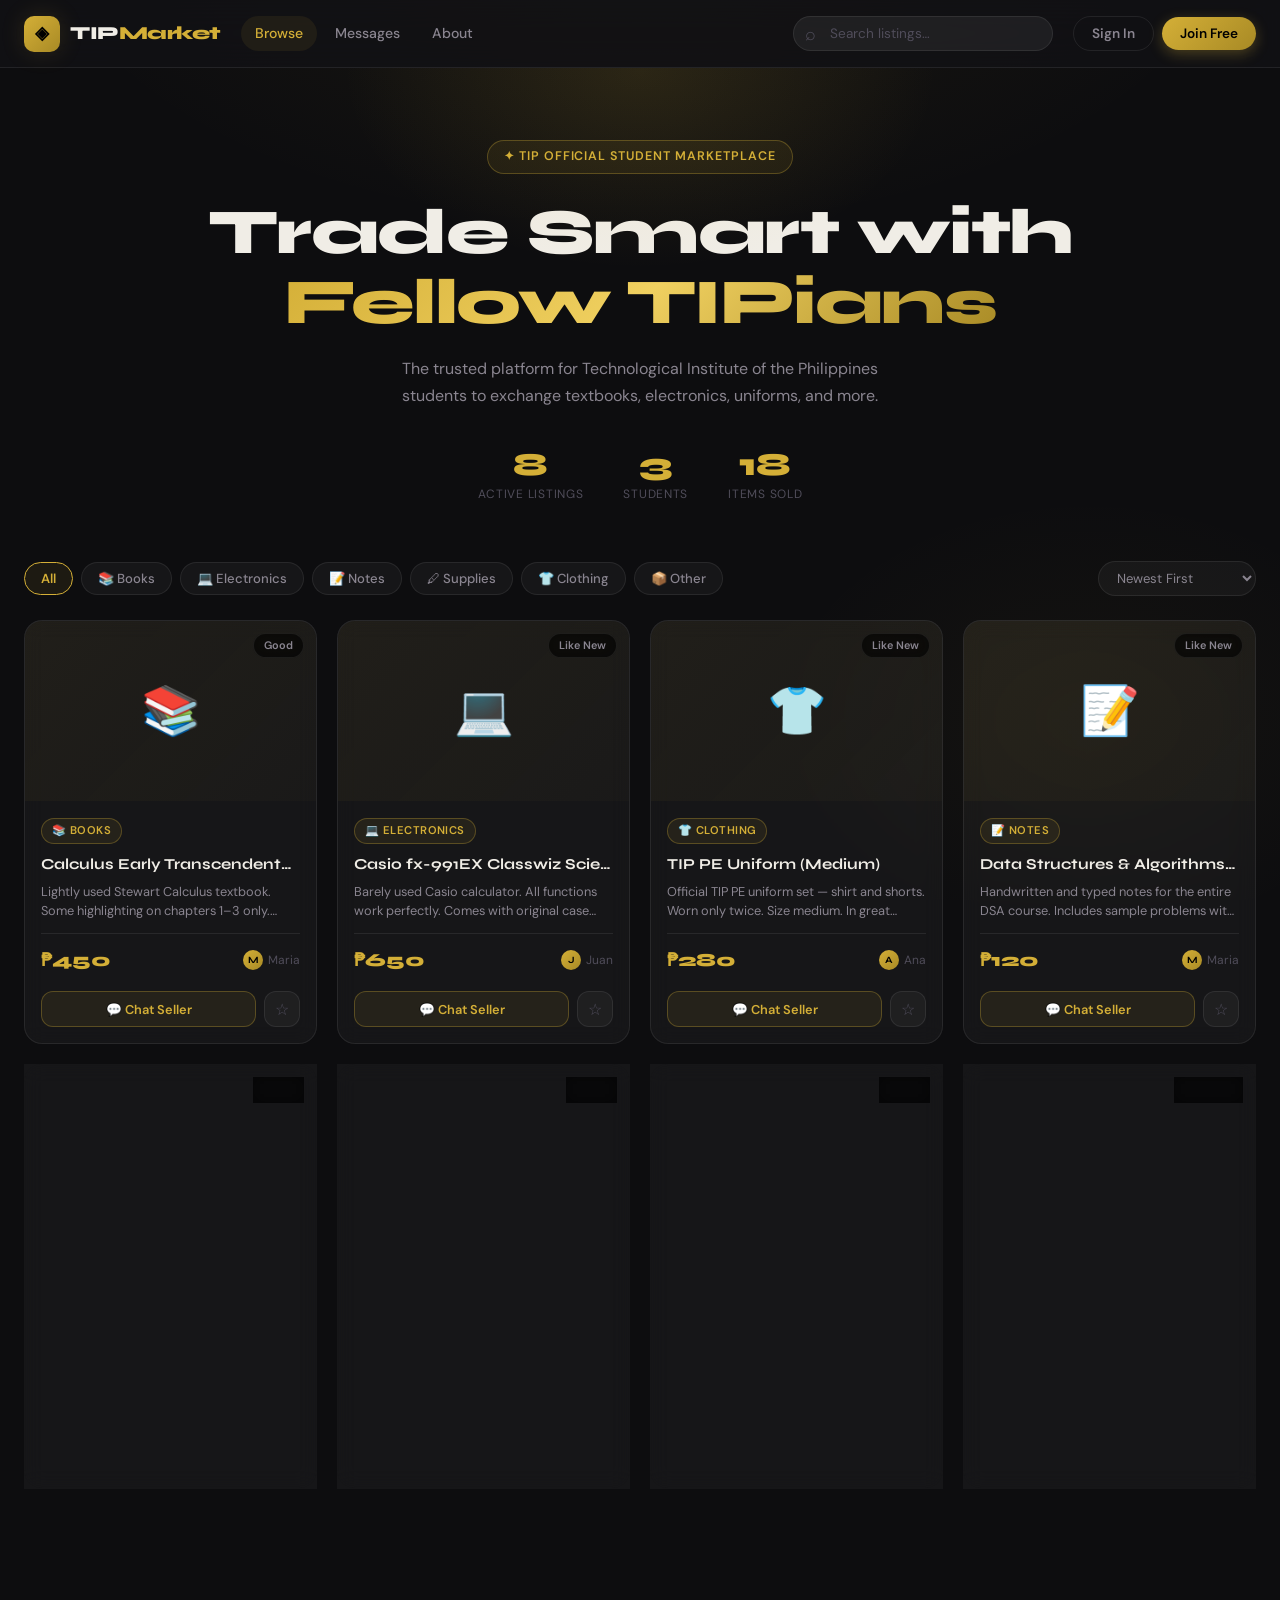
<file: Downloads/Final Project Platform/index.html>
<!DOCTYPE html>
<html lang="en">
<head>
  <meta charset="UTF-8">
  <meta name="viewport" content="width=device-width, initial-scale=1.0">
  <title>TIP Marketplace — Student Buy & Sell</title>
  <meta name="description" content="The official student marketplace for Technological Institute of the Philippines.">
  <link rel="preconnect" href="https://fonts.googleapis.com">
  <link rel="preconnect" href="https://fonts.gstatic.com" crossorigin>
  <link href="https://fonts.googleapis.com/css2?family=Syne:wght@400;600;700;800&family=DM+Sans:wght@300;400;500;600&display=swap" rel="stylesheet">
  <link rel="stylesheet" href="styles.css">
</head>
<body>

<!-- ══ TOAST CONTAINER ══════════════════════════════════════════ -->
<div id="toast-container"></div>

<!-- ══ NAVBAR ═══════════════════════════════════════════════════ -->
<nav class="navbar" id="main-navbar">
  <a class="navbar-brand" href="#" data-page="home">
    <div class="brand-icon">◈</div>
    <span class="brand-text">TIP<span>Market</span></span>
  </a>

  <div class="nav-links">
    <a href="#" class="nav-link active" data-page="home">Browse</a>
    <a href="#" class="nav-link" data-page="chat">Messages <span class="msg-badge hidden" id="msg-badge">0</span></a>
    <a href="#" class="nav-link" data-page="about">About</a>
  </div>

  <div class="navbar-search">
    <span class="search-icon">⌕</span>
    <input type="search" id="nav-search" placeholder="Search listings…" autocomplete="off">
  </div>

  <div class="navbar-actions">
    <button class="nav-btn nav-btn-ghost open-auth guest-only">Sign In</button>
    <button class="nav-btn nav-btn-gold open-auth guest-only">Join Free</button>
    <button class="nav-btn nav-btn-gold hidden auth-only" data-page="upload">+ Sell</button>
    <button class="avatar-btn hidden auth-only" data-page="profile" id="nav-avatar" title="My Profile">?</button>
    <button class="nav-btn nav-btn-ghost hidden auth-only logout-btn">Sign Out</button>
  </div>
</nav>

<!-- ══ BOTTOM NAV (mobile) ══════════════════════════════════════ -->
<nav class="bottom-nav">
  <div class="bottom-nav-inner">
    <button class="bottom-nav-item active" data-page="home"><span class="nav-icon">⊞</span><span>Browse</span></button>
    <button class="bottom-nav-item" data-page="chat"><span class="nav-icon">◎</span><span>Messages</span></button>
    <button class="bottom-nav-item sell-btn auth-only hidden" data-page="upload">＋</button>
    <button class="bottom-nav-item open-auth guest-only"><span class="nav-icon">◉</span><span>Sign In</span></button>
    <button class="bottom-nav-item auth-only hidden" data-page="profile"><span class="nav-icon mobile-avatar-icon">◉</span><span>Profile</span></button>
    <button class="bottom-nav-item" data-page="about"><span class="nav-icon">◌</span><span>About</span></button>
  </div>
</nav>

<!-- ══ PAGE WRAPPER ═════════════════════════════════════════════ -->
<div class="page-wrapper">

  <!-- ══ HOME ══════════════════════════════════════════════════ -->
  <section id="page-home" class="page-section active">

    <div class="hero">
      <div class="hero-eyebrow">✦ TIP Official Student Marketplace</div>
      <h1>Trade Smart with<br><span class="highlight">Fellow TIPians</span></h1>
      <p class="hero-sub">The trusted platform for Technological Institute of the Philippines students to exchange textbooks, electronics, uniforms, and more.</p>
      <div class="hero-stats">
        <div class="stat"><span class="stat-value" id="stat-listings">0</span><span class="stat-label">Active Listings</span></div>
        <div class="stat"><span class="stat-value" id="stat-users">0</span><span class="stat-label">Students</span></div>
        <div class="stat"><span class="stat-value" id="stat-sold">18</span><span class="stat-label">Items Sold</span></div>
      </div>
    </div>

    <div class="filter-bar">
      <button class="filter-chip active" data-category="All">All</button>
      <button class="filter-chip" data-category="Books">📚 Books</button>
      <button class="filter-chip" data-category="Electronics">💻 Electronics</button>
      <button class="filter-chip" data-category="Notes">📝 Notes</button>
      <button class="filter-chip" data-category="Supplies">🖊 Supplies</button>
      <button class="filter-chip" data-category="Clothing">👕 Clothing</button>
      <button class="filter-chip" data-category="Other">📦 Other</button>
      <select id="sort-select" class="filter-select">
        <option value="newest">Newest First</option>
        <option value="price-asc">Price: Low → High</option>
        <option value="price-desc">Price: High → Low</option>
        <option value="oldest">Oldest First</option>
      </select>
    </div>

    <div class="products-grid" id="products-grid">
      <div class="empty-state"><div class="empty-icon">⏳</div><h3>Loading listings…</h3></div>
    </div>

  </section>

  <!-- ══ PROFILE ════════════════════════════════════════════════ -->
  <section id="page-profile" class="page-section">
    <div class="profile-page">
      <div class="profile-header" id="profile-header-info"></div>
      <div style="display:flex;justify-content:flex-end;gap:8px;margin-bottom:24px">
        <button class="btn btn-gold" data-page="upload">+ New Listing</button>
      </div>
      <div class="profile-tabs">
        <button class="profile-tab active" data-tab="listings">My Listings</button>
        <button class="profile-tab" data-tab="saved">Saved Items</button>
        <button class="profile-tab" data-tab="edit">Edit Profile</button>
      </div>
      <div class="profile-tab-content active" id="profile-tab-listings">
        <div id="my-listings-content"></div>
      </div>
      <div class="profile-tab-content" id="profile-tab-saved">
        <div id="saved-content"></div>
      </div>
      <div class="profile-tab-content" id="profile-tab-edit">
        <div class="upload-card" style="max-width:560px">
          <h3 style="margin-bottom:20px">Edit Profile</h3>
          <form id="edit-profile-form">
            <div class="form-row">
              <div class="form-group">
                <label class="form-label" for="edit-name">Full Name *</label>
                <input class="form-input" type="text" id="edit-name" required>
              </div>
              <div class="form-group">
                <label class="form-label" for="edit-email">Email</label>
                <input class="form-input" type="email" id="edit-email" disabled style="opacity:0.5">
              </div>
            </div>
            <div class="form-group">
              <label class="form-label" for="edit-course">Course / Program</label>
              <input class="form-input" type="text" id="edit-course" placeholder="e.g. BS Computer Science">
            </div>
            <div class="form-group">
              <label class="form-label" for="edit-bio">Bio</label>
              <textarea class="form-textarea" id="edit-bio" placeholder="Tell others about yourself…" rows="3"></textarea>
            </div>
            <button type="submit" class="btn btn-gold">Save Changes</button>
          </form>
        </div>
      </div>
    </div>
  </section>

  <!-- ══ CHAT ══════════════════════════════════════════════════ -->
  <section id="page-chat" class="page-section">
    <div class="chat-layout">
      <div class="chat-sidebar" id="chat-sidebar">
        <div class="chat-sidebar-header">
          <h3>Messages</h3>
          <input class="form-input" type="search" id="chat-search" placeholder="Search conversations…" style="font-size:0.8rem;margin-top:10px">
        </div>
        <div class="chat-list" id="chat-list"></div>
      </div>
      <div class="chat-main">
        <div class="chat-header">
          <div id="chat-header-content" style="display:flex;align-items:center;gap:12px">
            <div style="font-size:1.5rem">◎</div>
            <span style="color:var(--text-secondary);font-size:0.9rem">Select a conversation</span>
          </div>
        </div>
        <div class="chat-messages" id="chat-messages">
          <div class="chat-empty" id="chat-empty">
            <div class="chat-empty-icon">◎</div>
            <p>Select a conversation to start chatting</p>
            <p style="font-size:0.75rem;margin-top:4px">Message a seller from any product listing</p>
          </div>
        </div>
        <div class="chat-input-area" id="chat-input-area" style="display:none">
          <input class="chat-input" id="chat-input" type="text" placeholder="Type a message…" autocomplete="off">
          <button class="chat-send-btn" id="chat-send-btn" title="Send">➤</button>
        </div>
      </div>
    </div>
  </section>

  <!-- ══ UPLOAD ════════════════════════════════════════════════ -->
  <section id="page-upload" class="page-section">
    <div class="upload-page">
      <h2 class="page-title">List an Item</h2>
      <p class="page-subtitle">Fill in the details below to post your listing to the TIP Marketplace.</p>
      <div class="upload-card">
        <form id="upload-form">
          <div class="form-group">
            <label class="form-label">Product Image</label>
            <div class="img-upload-zone" id="img-upload-zone">
              <input type="file" id="product-image" accept="image/*">
              <img class="img-preview" id="img-preview" alt="Preview">
              <div class="upload-icon">📷</div>
              <div class="upload-text">Click to upload or drag & drop</div>
              <div class="upload-hint">PNG, JPG, WEBP — max 5MB</div>
            </div>
          </div>
          <div class="form-row">
            <div class="form-group">
              <label class="form-label" for="product-title">Title *</label>
              <input class="form-input" type="text" id="product-title" placeholder="e.g. Calculus Textbook" required maxlength="100">
            </div>
            <div class="form-group">
              <label class="form-label" for="product-category">Category *</label>
              <select class="form-select" id="product-category" required>
                <option value="">Select category…</option>
                <option value="Books">📚 Books</option>
                <option value="Electronics">💻 Electronics</option>
                <option value="Notes">📝 Notes / Reviewers</option>
                <option value="Supplies">🖊 School Supplies</option>
                <option value="Clothing">👕 Clothing / Uniform</option>
                <option value="Other">📦 Other</option>
              </select>
            </div>
          </div>
          <div class="form-group">
            <label class="form-label" for="product-desc">Description *</label>
            <textarea class="form-textarea" id="product-desc" rows="4" placeholder="Describe your item…" required maxlength="500" oninput="updateCharCount('desc-count',this,500)"></textarea>
            <div class="char-count" id="desc-count">0 / 500</div>
          </div>
          <div class="form-row">
            <div class="form-group">
              <label class="form-label" for="product-price">Price (₱) *</label>
              <div class="price-input-wrap"><span class="price-prefix">₱</span><input class="form-input" type="number" id="product-price" placeholder="0.00" min="1" step="0.01" required></div>
            </div>
            <div class="form-group">
              <label class="form-label" for="product-condition">Condition *</label>
              <select class="form-select" id="product-condition" required>
                <option value="Like New">Like New</option>
                <option value="Good" selected>Good</option>
                <option value="Fair">Fair</option>
                <option value="For Parts">For Parts</option>
              </select>
            </div>
          </div>
          <button type="submit" class="btn btn-gold btn-full btn-lg" style="margin-top:8px">🚀 Post Listing</button>
        </form>
      </div>
    </div>
  </section>

  <!-- ══ ADMIN DASHBOARD ═══════════════════════════════════════ -->
  <section id="page-admin" class="page-section">
    <div class="admin-page">
      <div class="admin-header">
        <div>
          <h2 class="page-title" style="margin:0">Admin Dashboard</h2>
          <p style="color:var(--gold);font-size:0.8rem;margin-top:4px">⚙ Platform Control Panel</p>
        </div>
        <button class="nav-btn nav-btn-ghost logout-btn">Sign Out</button>
      </div>

      <!-- Stats Cards -->
      <div class="admin-stats-grid" id="admin-stats-grid">
        <div class="admin-stat-card">
          <div class="admin-stat-icon">📦</div>
          <div class="admin-stat-value" id="admin-total-listings">0</div>
          <div class="admin-stat-label">Total Listings</div>
        </div>
        <div class="admin-stat-card">
          <div class="admin-stat-icon">👥</div>
          <div class="admin-stat-value" id="admin-total-users">0</div>
          <div class="admin-stat-label">Active Users</div>
        </div>
        <div class="admin-stat-card">
          <div class="admin-stat-icon">💬</div>
          <div class="admin-stat-value" id="admin-total-messages">0</div>
          <div class="admin-stat-label">Messages Sent</div>
        </div>
        <div class="admin-stat-card">
          <div class="admin-stat-icon">📚</div>
          <div class="admin-stat-value" id="admin-top-category">—</div>
          <div class="admin-stat-label">Top Category</div>
        </div>
      </div>

      <!-- Listings Table -->
      <div class="admin-table-card">
        <div class="admin-table-header">
          <h3>All Listings</h3>
          <input class="form-input" type="search" id="admin-search" placeholder="Search listings…" style="max-width:240px;font-size:0.82rem">
        </div>
        <div class="table-wrap">
          <table class="admin-table" id="admin-table">
            <thead>
              <tr>
                <th>Item</th>
                <th>Category</th>
                <th>Price</th>
                <th>Seller</th>
                <th>Posted</th>
                <th>Action</th>
              </tr>
            </thead>
            <tbody id="admin-table-body"></tbody>
          </table>
        </div>
      </div>

      <!-- Users Table -->
      <div class="admin-table-card" style="margin-top:24px">
        <div class="admin-table-header">
          <h3>Registered Users</h3>
        </div>
        <div class="table-wrap">
          <table class="admin-table">
            <thead>
              <tr><th>Name</th><th>Email</th><th>Course</th><th>Joined</th><th>Listings</th></tr>
            </thead>
            <tbody id="admin-users-body"></tbody>
          </table>
        </div>
      </div>
    </div>
  </section>

  <!-- ══ ABOUT ═════════════════════════════════════════════════ -->
  <section id="page-about" class="page-section">
    <div class="about-page">
      <div class="about-hero">
        <div class="tip-logo-text">TIP Market</div>
        <h2>Built for TIPians, by TIPians</h2>
        <p style="color:var(--text-secondary);max-width:560px;margin:16px auto 0;font-size:0.95rem">A peer-to-peer marketplace exclusively for students of the Technological Institute of the Philippines.</p>
      </div>
      <div class="about-cards">
        <div class="about-card"><div class="about-card-icon">📚</div><h4>Textbooks &amp; Notes</h4><p style="color:var(--text-secondary);font-size:0.85rem;margin-top:8px">Save on expensive new editions. Buy and sell used textbooks and organized notes from fellow students.</p></div>
        <div class="about-card"><div class="about-card-icon">💻</div><h4>Electronics</h4><p style="color:var(--text-secondary);font-size:0.85rem;margin-top:8px">Calculators, laptops, Arduino kits — find the tech you need at student-friendly prices.</p></div>
        <div class="about-card"><div class="about-card-icon">🔒</div><h4>TIP-Exclusive</h4><p style="color:var(--text-secondary);font-size:0.85rem;margin-top:8px">All users register with their TIP email. Meet safely on campus.</p></div>
        <div class="about-card"><div class="about-card-icon">💬</div><h4>Direct Messaging</h4><p style="color:var(--text-secondary);font-size:0.85rem;margin-top:8px">Chat directly with sellers to negotiate and arrange meetups.</p></div>
        <div class="about-card"><div class="about-card-icon">₱</div><h4>No Fees</h4><p style="color:var(--text-secondary);font-size:0.85rem;margin-top:8px">100% free to list and buy. No commissions, no hidden charges.</p></div>
        <div class="about-card"><div class="about-card-icon">🌟</div><h4>Community Trust</h4><p style="color:var(--text-secondary);font-size:0.85rem;margin-top:8px">Built on the TIP honor code — sellers are your fellow campus community members.</p></div>
      </div>
      <div style="text-align:center;margin-top:48px">
        <p style="color:var(--text-muted);font-size:0.8rem">TIP Student Marketplace · Technological Institute of the Philippines · 2024<br>This is a student project. Data is stored locally in your browser.</p>
      </div>
    </div>
  </section>

</div><!-- /page-wrapper -->

<!-- ══ MODALS ════════════════════════════════════════════════════ -->

<!-- Auth Modal -->
<div class="modal-overlay" id="auth-modal">
  <div class="modal">
    <div class="modal-header">
      <h3 class="modal-title">Welcome to TIP Market</h3>
      <button class="modal-close" onclick="closeModal('auth-modal')">✕</button>
    </div>
    <div class="modal-body">
      <div class="auth-tabs">
        <button class="auth-tab active" data-tab="login">Sign In</button>
        <button class="auth-tab" data-tab="register">Create Account</button>
      </div>
      <form class="auth-form active" id="login-form">
        <div class="form-group">
          <label class="form-label" for="login-email">TIP Email or Username</label>
          <input class="form-input" type="text" id="login-email" placeholder="yourname@tip.edu.ph or admin" required autocomplete="username">
        </div>
        <div class="form-group">
          <label class="form-label" for="login-password">Password</label>
          <input class="form-input" type="password" id="login-password" placeholder="••••••••" required autocomplete="current-password">
        </div>
        <button type="submit" class="btn btn-gold btn-full">Sign In</button>
        <div class="divider">demo accounts</div>
        <div style="background:var(--bg-card);border:1px solid var(--border);border-radius:var(--radius-md);padding:12px;font-size:0.78rem;color:var(--text-secondary);line-height:2">
          🔑 <strong style="color:var(--gold)">admin</strong> / admin123 → Admin Dashboard<br>
          📧 maria@tip.edu.ph / password123<br>
          📧 juan@tip.edu.ph / password123<br>
          📧 ana@tip.edu.ph / password123
        </div>
      </form>
      <form class="auth-form" id="register-form">
        <div class="form-row">
          <div class="form-group">
            <label class="form-label" for="reg-name">Full Name *</label>
            <input class="form-input" type="text" id="reg-name" placeholder="Juan Dela Cruz" required>
          </div>
          <div class="form-group">
            <label class="form-label" for="reg-email">TIP Email *</label>
            <input class="form-input" type="email" id="reg-email" placeholder="yourname@tip.edu.ph" required>
          </div>
        </div>
        <div class="form-group">
          <label class="form-label" for="reg-course">Course / Program</label>
          <input class="form-input" type="text" id="reg-course" placeholder="e.g. BS Computer Science">
        </div>
        <div class="form-group">
          <label class="form-label" for="reg-password">Password *</label>
          <input class="form-input" type="password" id="reg-password" placeholder="Min. 6 characters" required autocomplete="new-password">
        </div>
        <button type="submit" class="btn btn-gold btn-full">Create Account</button>
      </form>
    </div>
  </div>
</div>

<!-- Product Detail Modal -->
<div class="modal-overlay" id="product-modal">
  <div class="modal modal-lg">
    <div class="modal-header">
      <h3 class="modal-title">Product Details</h3>
      <button class="modal-close" onclick="closeModal('product-modal')">✕</button>
    </div>
    <div class="modal-body" id="product-modal-body"></div>
  </div>
</div>

<!-- Edit Product Modal -->
<div class="modal-overlay" id="edit-product-modal">
  <div class="modal">
    <div class="modal-header">
      <h3 class="modal-title">Edit Listing</h3>
      <button class="modal-close" onclick="closeModal('edit-product-modal')">✕</button>
    </div>
    <div class="modal-body">
      <form id="edit-product-form">
        <input type="hidden" id="edit-product-id">
        <div class="form-group">
          <label class="form-label" for="edit-product-title">Title *</label>
          <input class="form-input" type="text" id="edit-product-title" required>
        </div>
        <div class="form-row">
          <div class="form-group">
            <label class="form-label" for="edit-product-category">Category</label>
            <select class="form-select" id="edit-product-category">
              <option value="Books">📚 Books</option>
              <option value="Electronics">💻 Electronics</option>
              <option value="Notes">📝 Notes</option>
              <option value="Supplies">🖊 Supplies</option>
              <option value="Clothing">👕 Clothing</option>
              <option value="Other">📦 Other</option>
            </select>
          </div>
          <div class="form-group">
            <label class="form-label" for="edit-product-condition">Condition</label>
            <select class="form-select" id="edit-product-condition">
              <option value="Like New">Like New</option>
              <option value="Good">Good</option>
              <option value="Fair">Fair</option>
              <option value="For Parts">For Parts</option>
            </select>
          </div>
        </div>
        <div class="form-group">
          <label class="form-label" for="edit-product-desc">Description *</label>
          <textarea class="form-textarea" id="edit-product-desc" rows="3" required></textarea>
        </div>
        <div class="form-group">
          <label class="form-label" for="edit-product-price">Price (₱) *</label>
          <input class="form-input" type="number" id="edit-product-price" min="1" required>
        </div>
        <div class="modal-actions">
          <button type="button" class="btn btn-ghost" onclick="closeModal('edit-product-modal')">Cancel</button>
          <button type="submit" class="btn btn-gold">Save Changes</button>
        </div>
      </form>
    </div>
  </div>
</div>

<!-- Confirm Delete Modal -->
<div class="modal-overlay" id="confirm-modal">
  <div class="modal" style="max-width:400px">
    <div class="modal-header">
      <h3 class="modal-title" id="confirm-title">Confirm Action</h3>
      <button class="modal-close" onclick="closeModal('confirm-modal')">✕</button>
    </div>
    <div class="modal-body">
      <p id="confirm-message" style="color:var(--text-secondary);margin-bottom:24px"></p>
      <div class="modal-actions">
        <button class="btn btn-ghost" onclick="closeModal('confirm-modal')">Cancel</button>
        <button class="btn btn-danger" id="confirm-action-btn">Delete</button>
      </div>
    </div>
  </div>
</div>

<script src="app.js"></script>
</body>
</html>
</file>
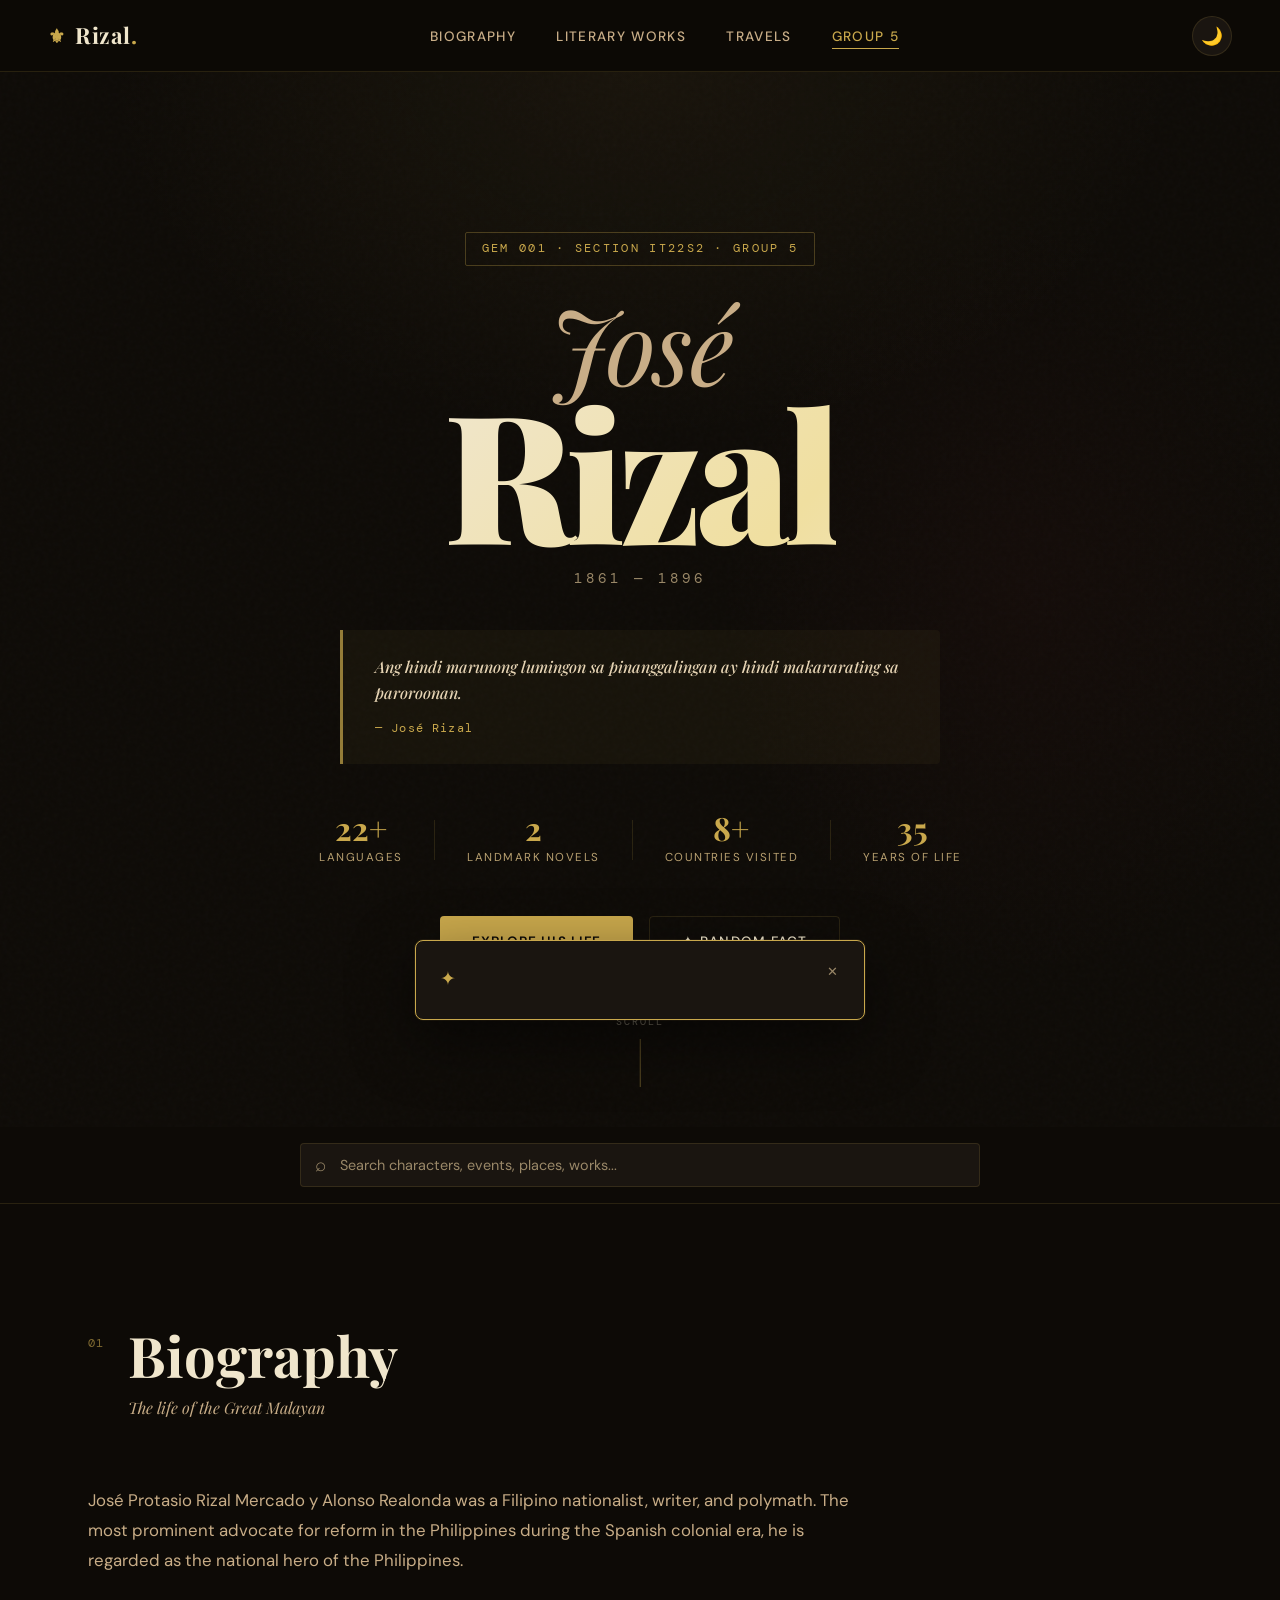
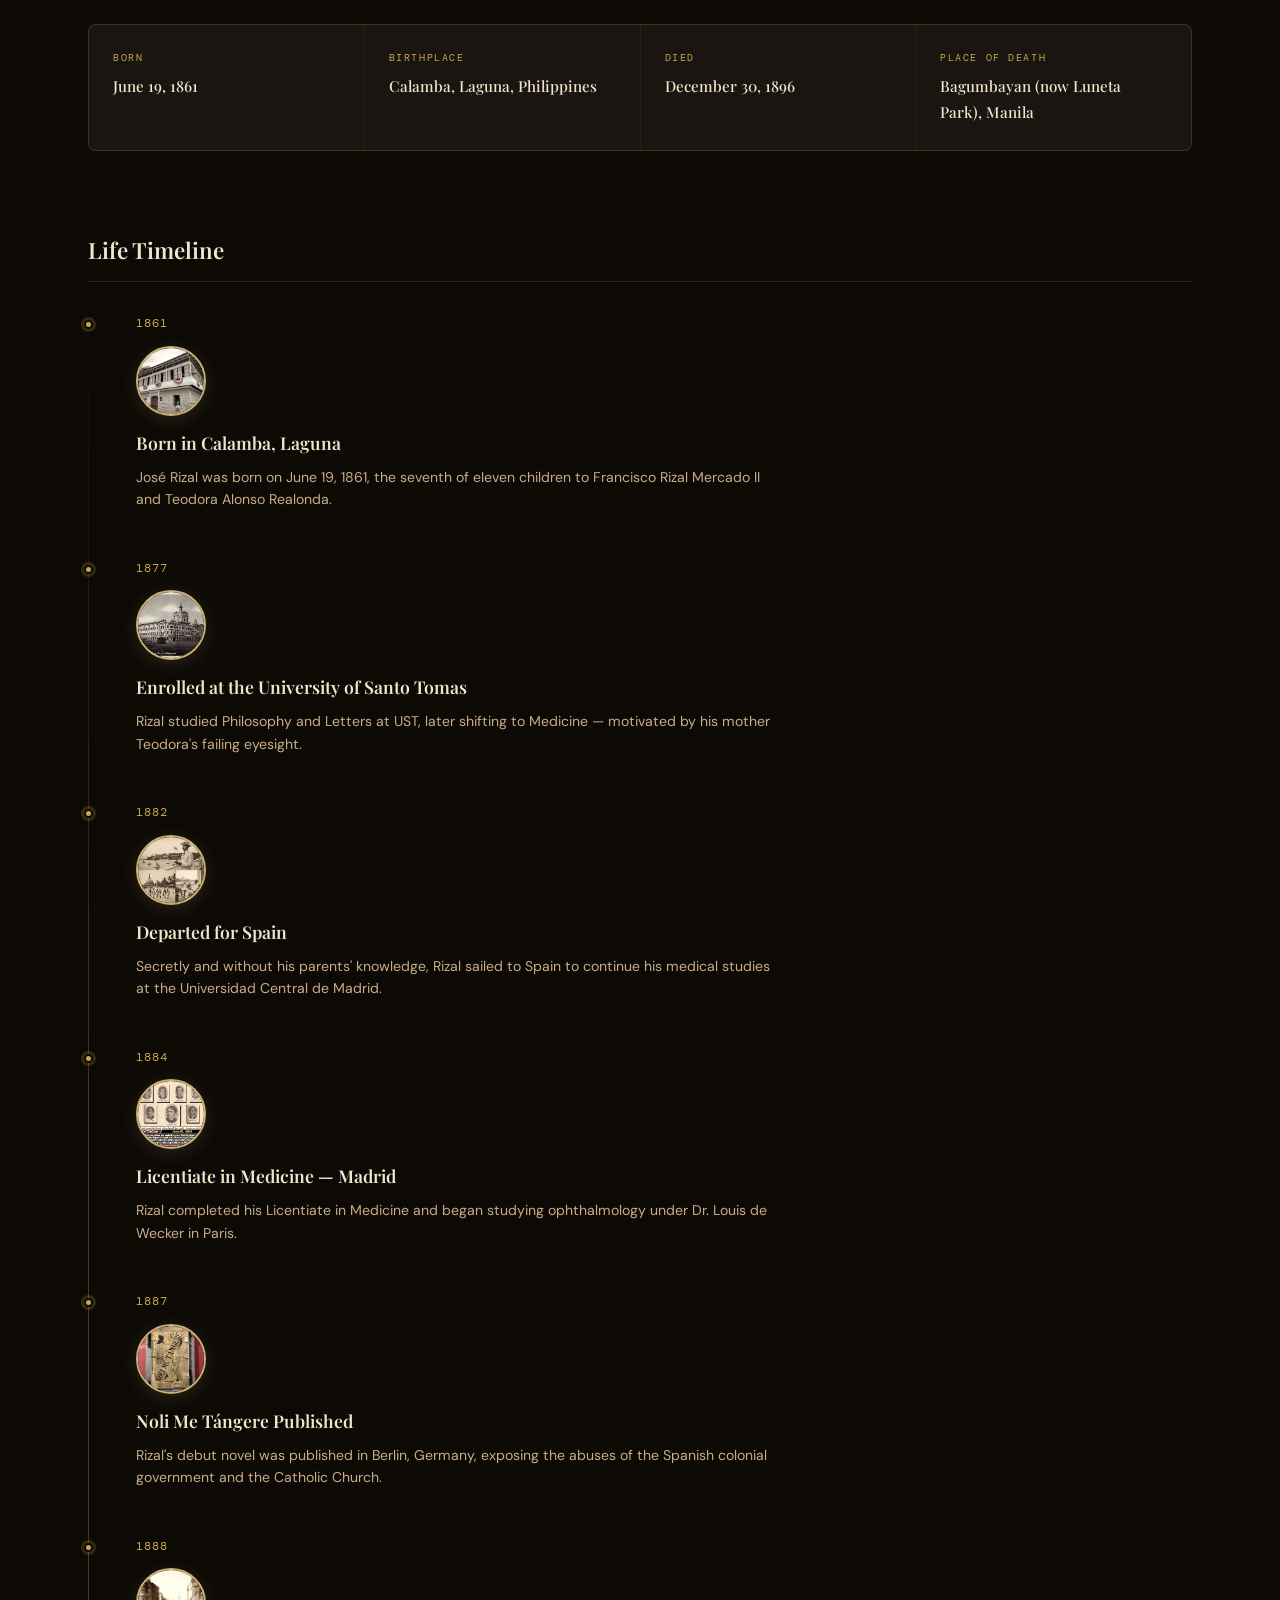
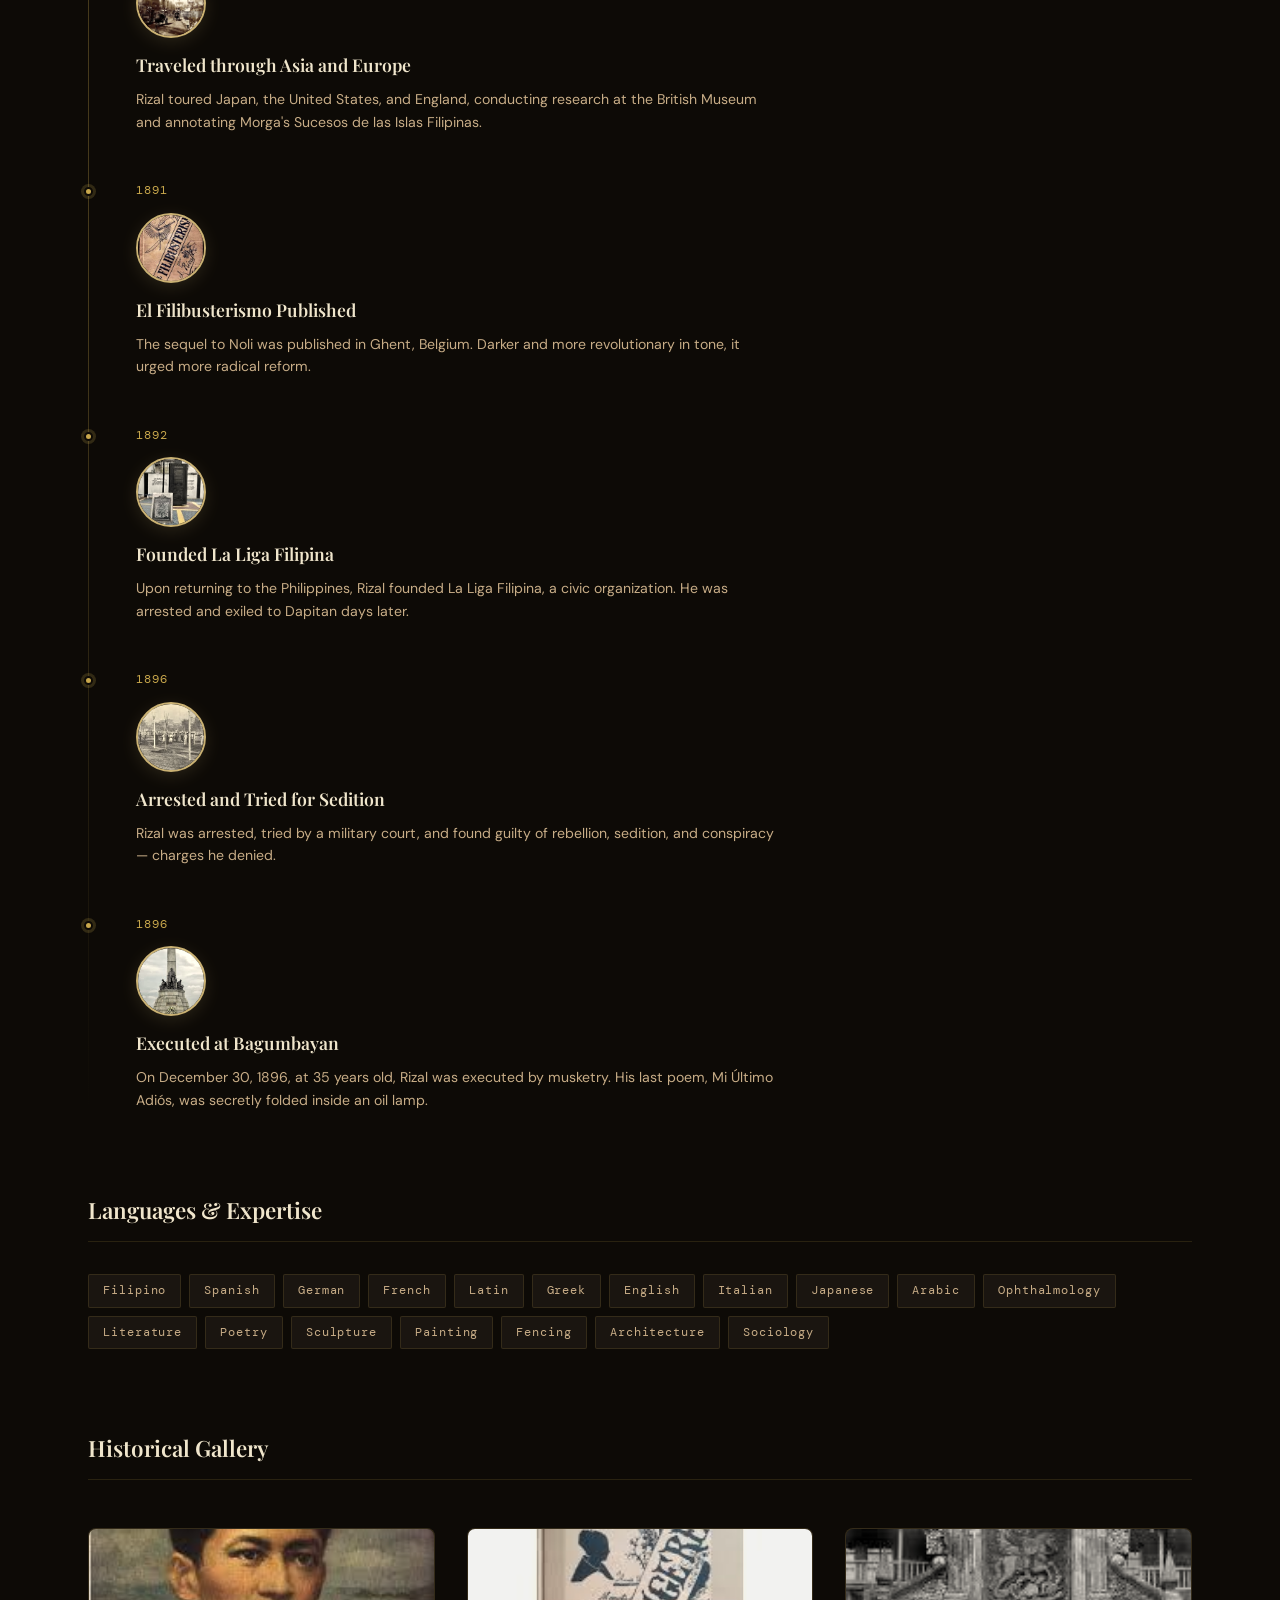
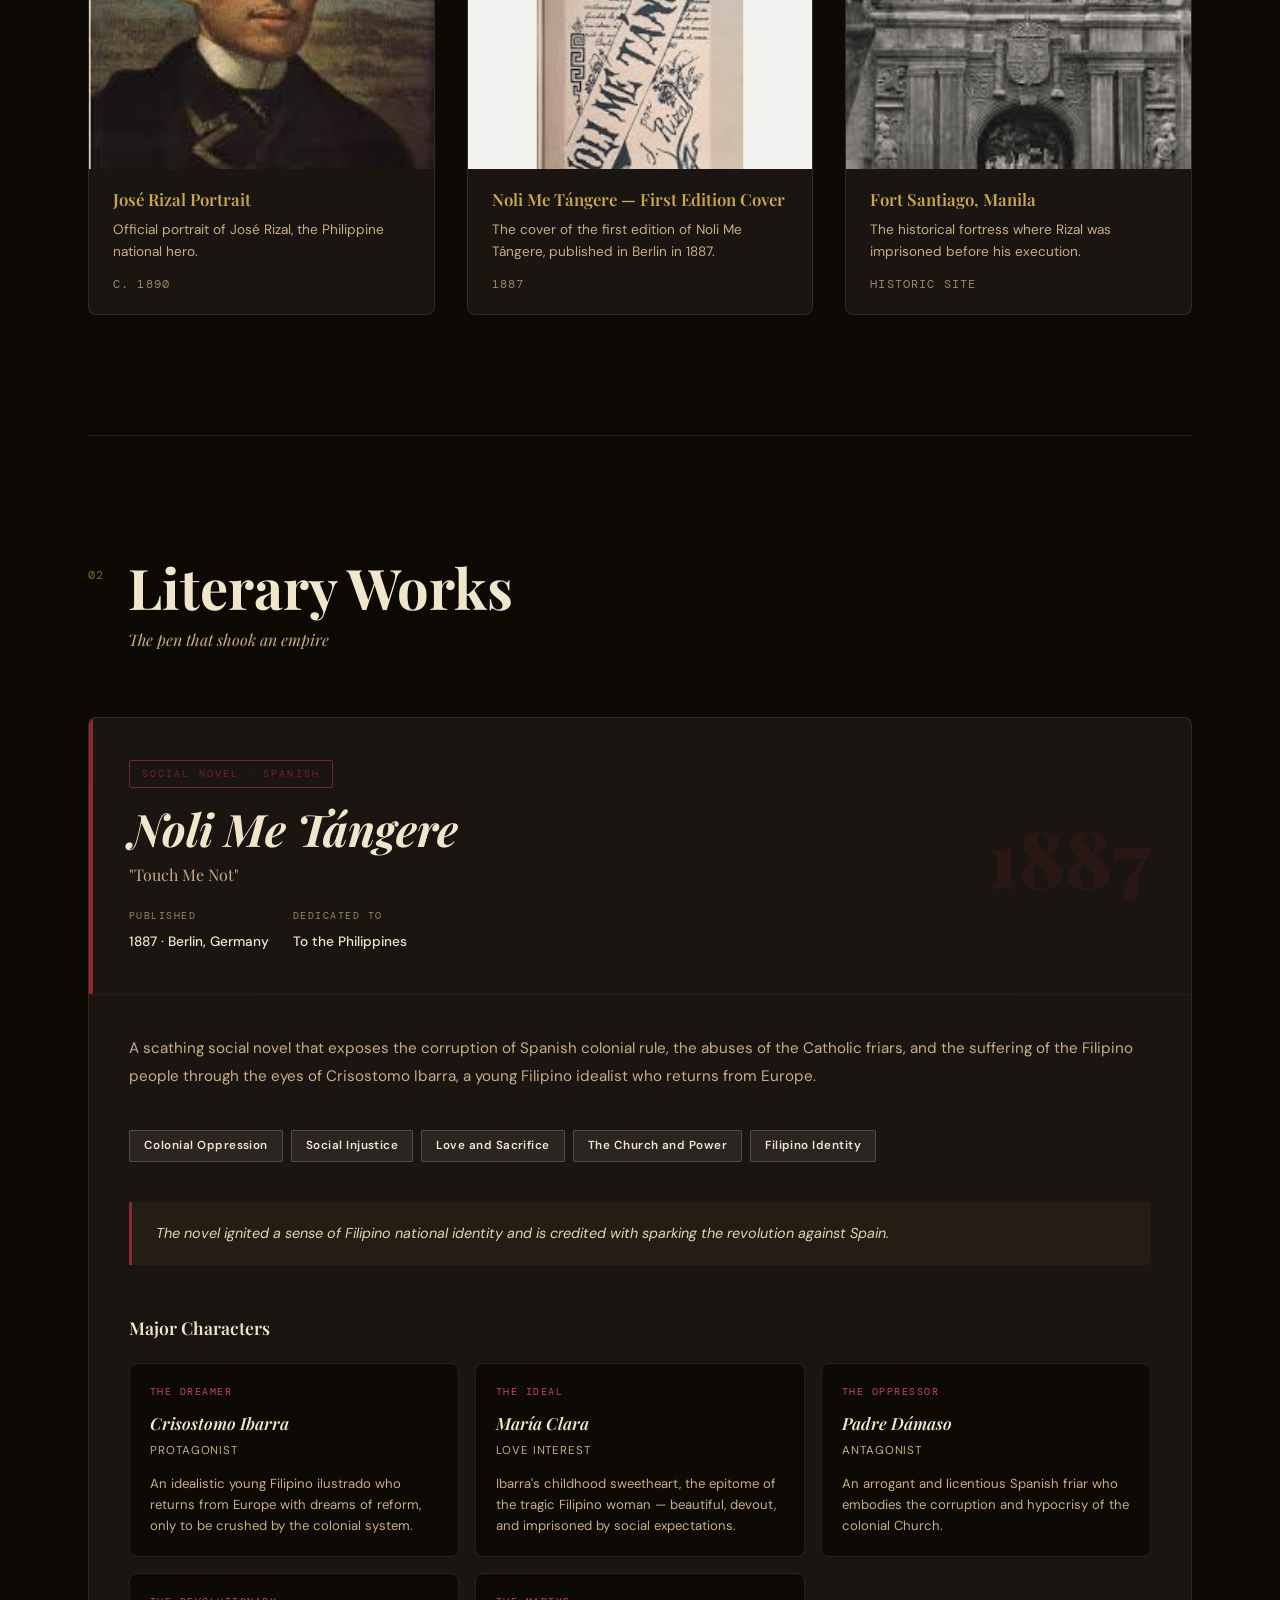
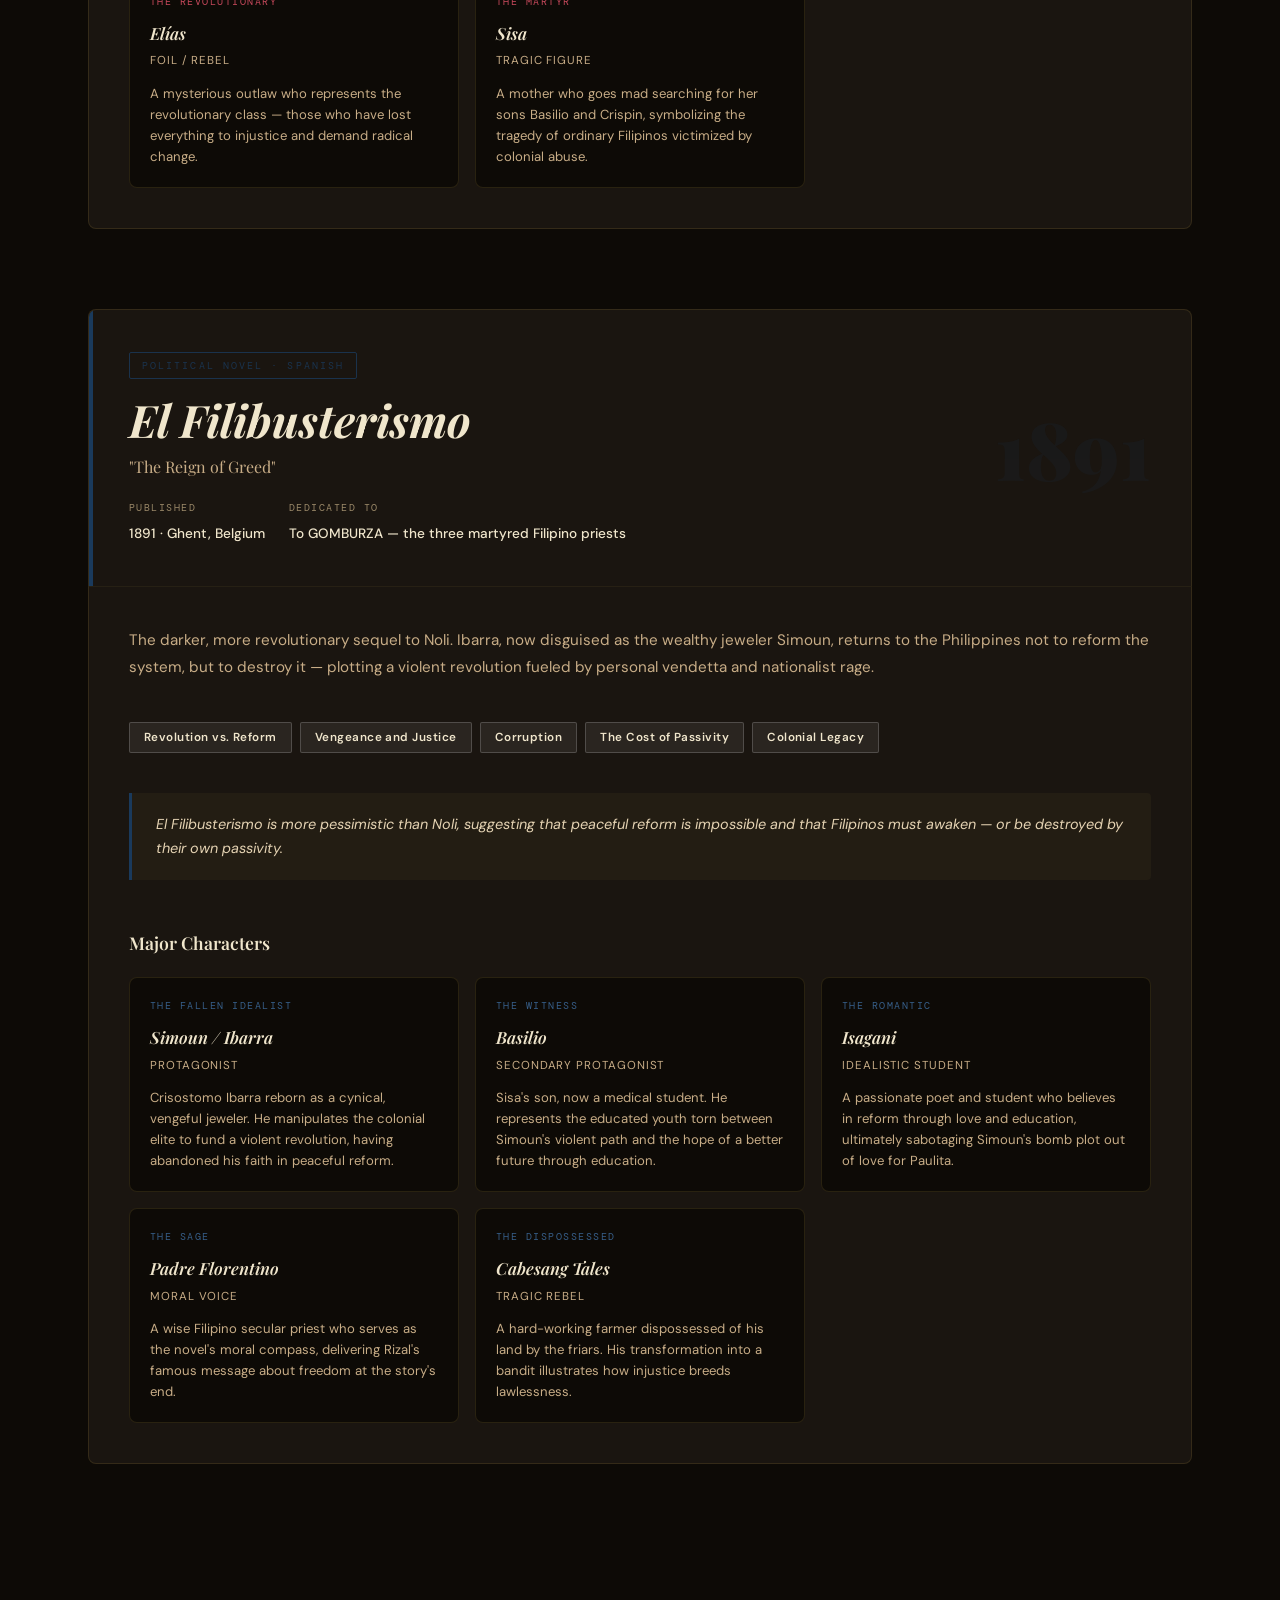
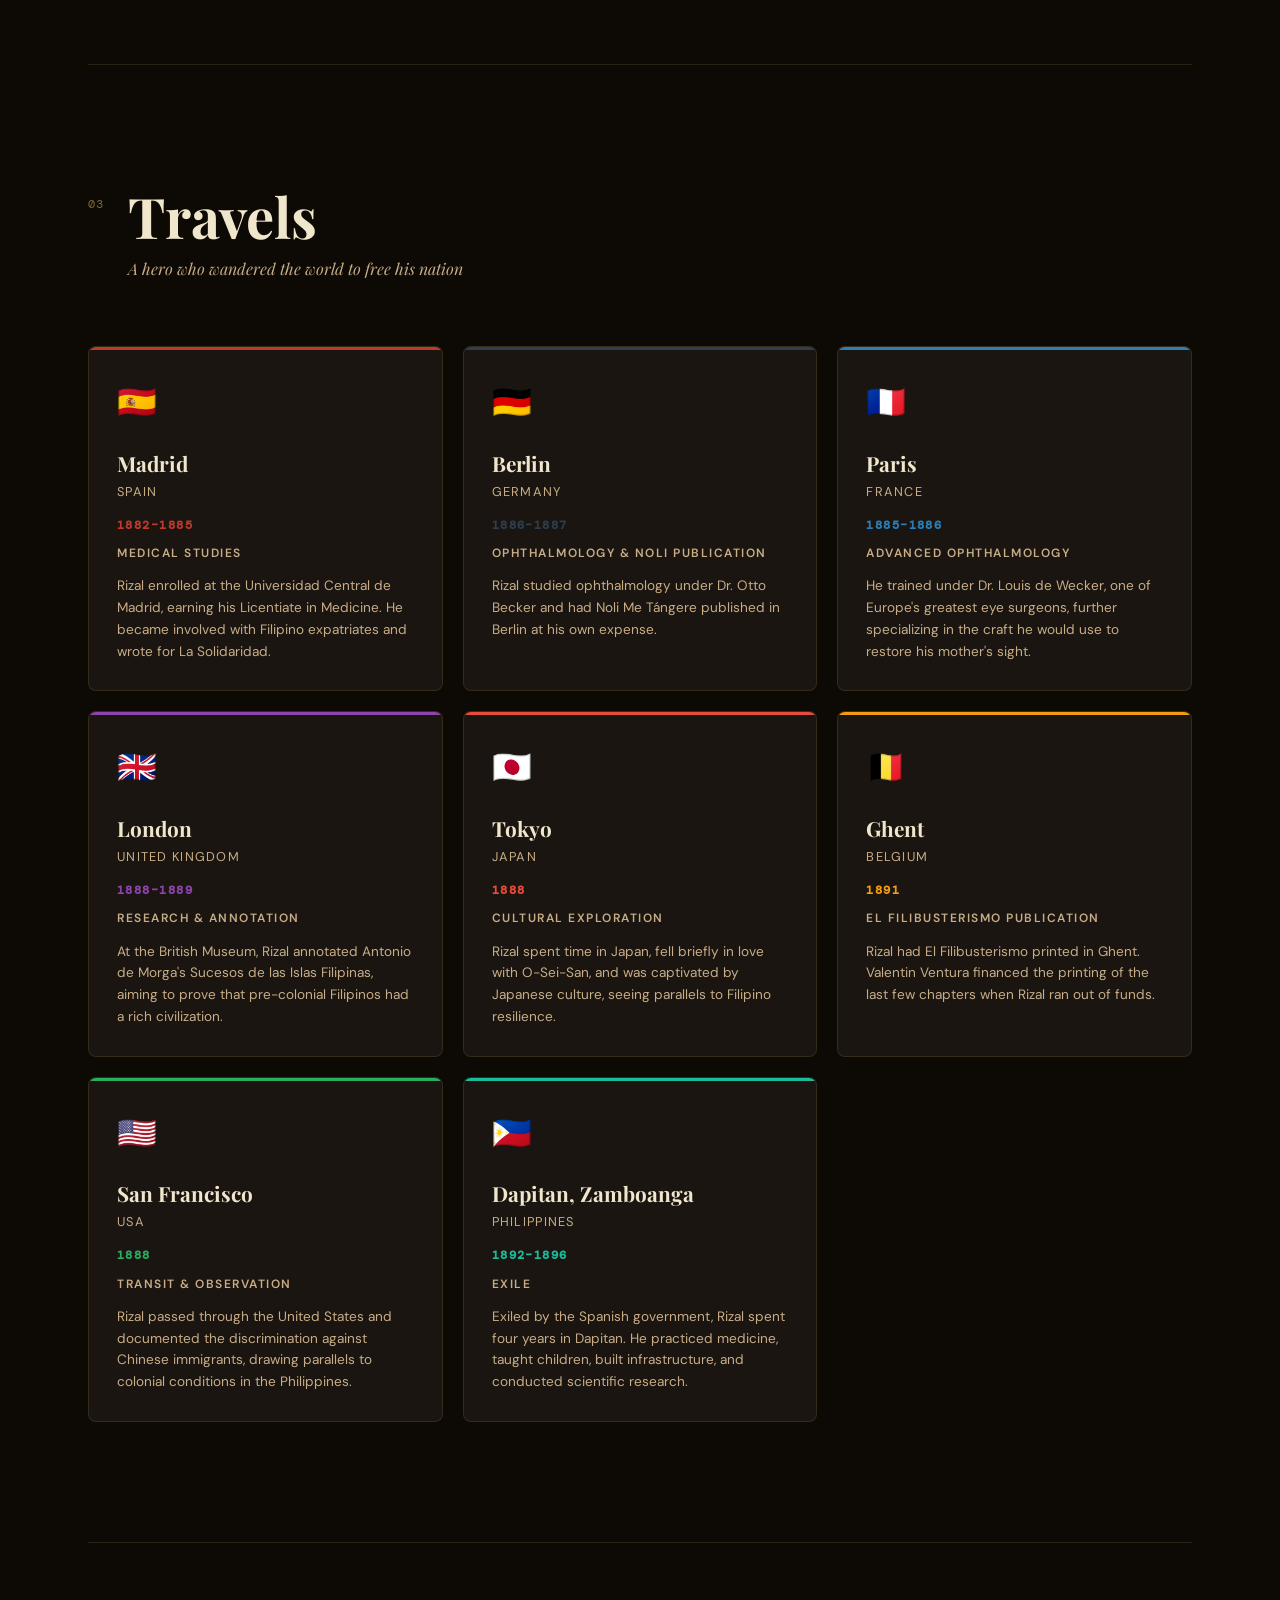
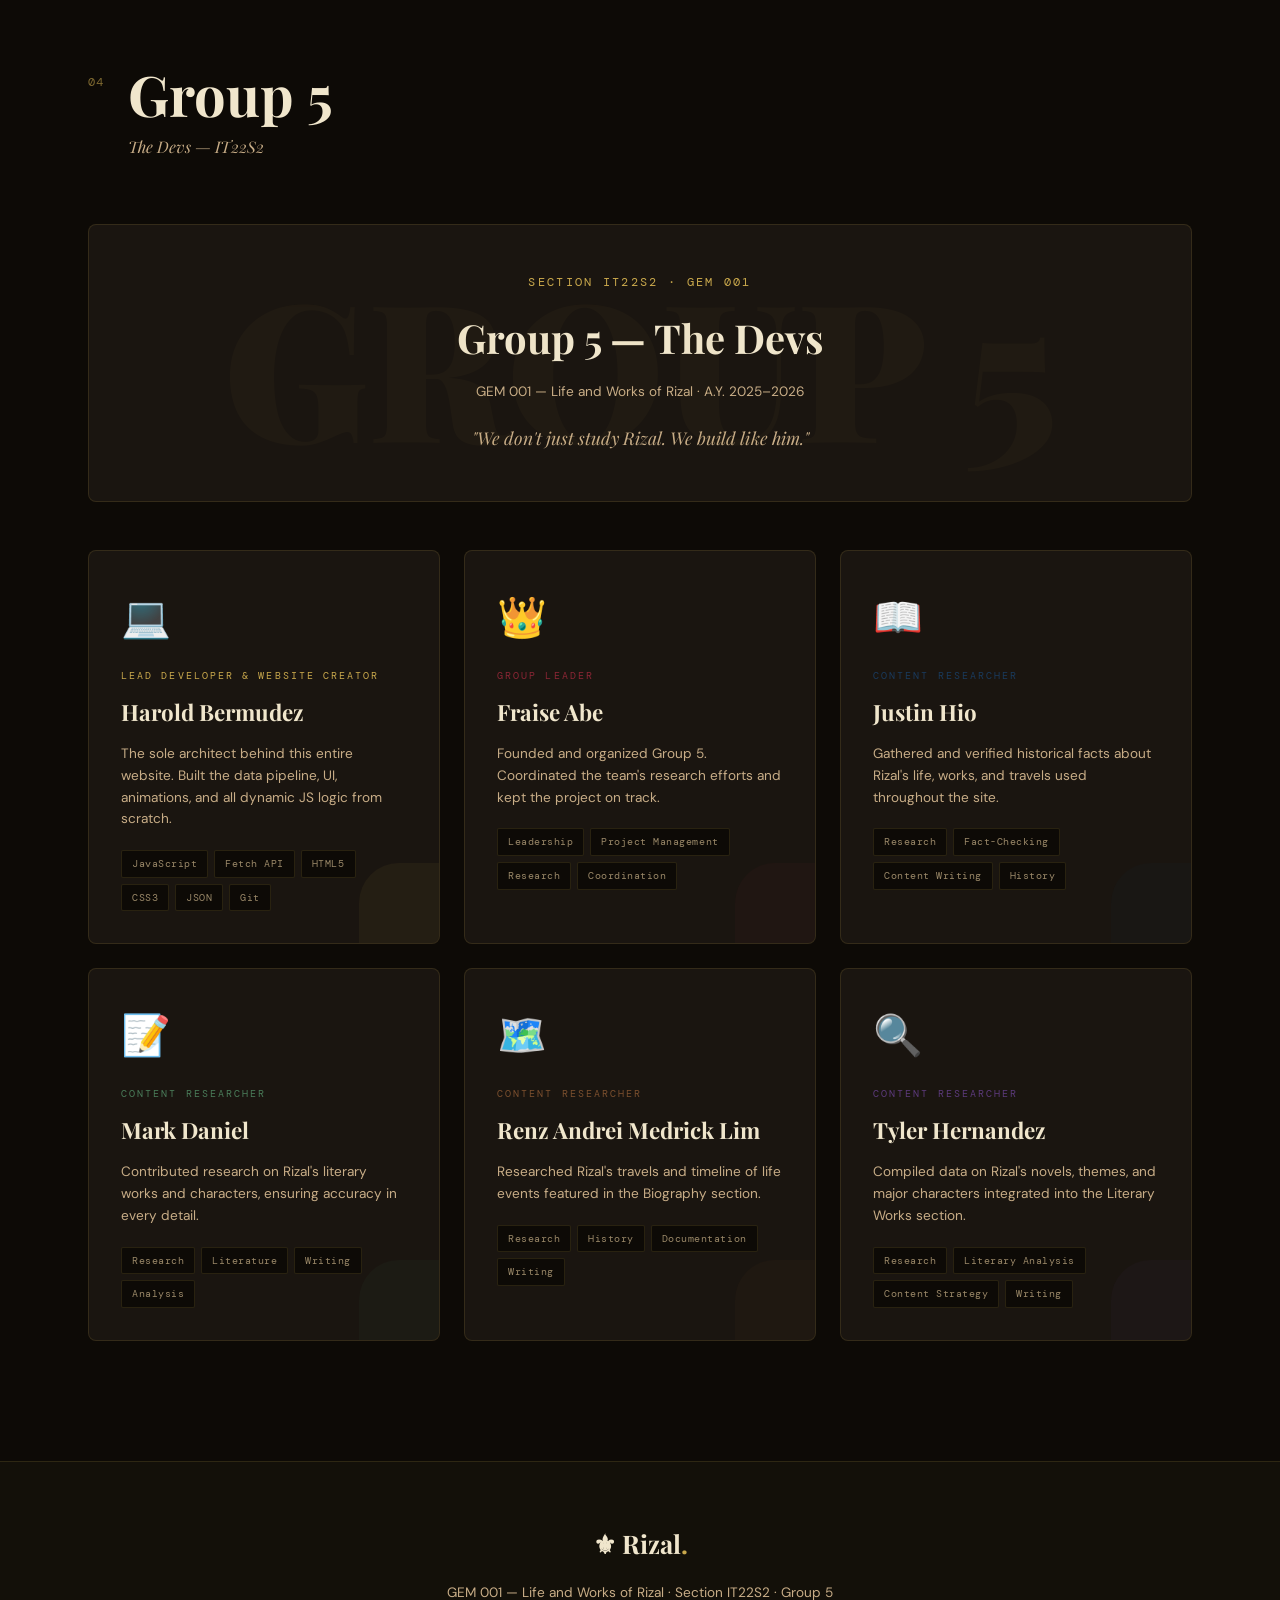
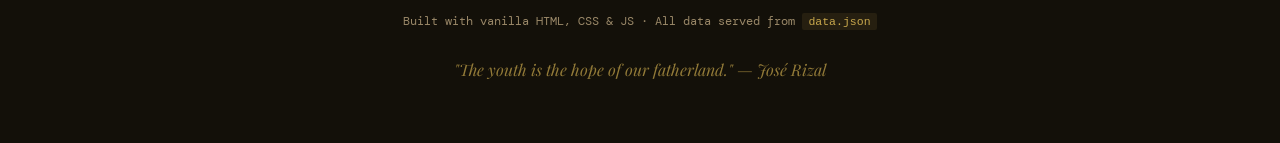
<file: Downloads/rizal-project-updated-FIX-LIGHT-MODE/rizal-project-updated-/rizal-project/index.html>
<!DOCTYPE html>
<html lang="en" data-theme="dark">
<head>
  <meta charset="UTF-8" />
  <meta name="viewport" content="width=device-width, initial-scale=1.0" />
  <title>José Rizal — GEM 001 | Group 5 IT22S2</title>
  <link rel="preconnect" href="https://fonts.googleapis.com" />
  <link rel="preconnect" href="https://fonts.gstatic.com" crossorigin />
  <link href="https://fonts.googleapis.com/css2?family=Playfair+Display:ital,wght@0,400;0,700;0,900;1,400;1,700&family=DM+Sans:wght@300;400;500;600&family=DM+Mono:wght@400;500&display=swap" rel="stylesheet" />
  <link rel="stylesheet" href="style.css" />
</head>
<body>

  <!-- ===== NAVBAR ===== -->
  <nav class="navbar" id="navbar">
    <div class="nav-brand">
      <span class="nav-logo">⚜</span>
      <span class="nav-title">Rizal<span class="accent">.</span></span>
    </div>
    <ul class="nav-links" id="navLinks">
      <li><a href="#biography" class="nav-link" data-page="biography">Biography</a></li>
      <li><a href="#works" class="nav-link" data-page="works">Literary Works</a></li>
      <li><a href="#travels" class="nav-link" data-page="travels">Travels</a></li>
      <li><a href="#group" class="nav-link" data-page="group">Group 5</a></li>
    </ul>
    <div class="nav-actions">
      <button class="theme-toggle" id="themeToggle" title="Toggle theme">
        <span class="theme-icon">🌙</span>
      </button>
      <button class="hamburger" id="hamburger">
        <span></span><span></span><span></span>
      </button>
    </div>
  </nav>

  <!-- ===== HERO ===== -->
  <section class="hero" id="home">
    <div class="hero-grain"></div>
    <div class="hero-pattern"></div>
    <div class="hero-content">
      <div class="hero-badge animate-in" style="--delay:0.1s">GEM 001 · Section IT22S2 · Group 5</div>
      <h1 class="hero-name animate-in" style="--delay:0.2s">
        <span class="hero-name-jose">José</span>
        <span class="hero-name-rizal">Rizal</span>
      </h1>
      <p class="hero-years animate-in" style="--delay:0.3s">1861 — 1896</p>
      <blockquote class="hero-quote animate-in" style="--delay:0.4s">
        <p id="heroTagline"></p>
        <cite id="heroAttribution"></cite>
      </blockquote>
      <div class="hero-stats animate-in" style="--delay:0.5s">
        <div class="stat-item">
          <span class="stat-number">22+</span>
          <span class="stat-label">Languages</span>
        </div>
        <div class="stat-divider"></div>
        <div class="stat-item">
          <span class="stat-number">2</span>
          <span class="stat-label">Landmark Novels</span>
        </div>
        <div class="stat-divider"></div>
        <div class="stat-item">
          <span class="stat-number">8+</span>
          <span class="stat-label">Countries Visited</span>
        </div>
        <div class="stat-divider"></div>
        <div class="stat-item">
          <span class="stat-number">35</span>
          <span class="stat-label">Years of Life</span>
        </div>
      </div>
      <div class="hero-actions animate-in" style="--delay:0.6s">
        <a href="#biography" class="btn-primary">Explore His Life</a>
        <button class="btn-secondary" id="factBtn">✦ Random Fact</button>
      </div>
    </div>
    <div class="hero-scroll-indicator">
      <span>Scroll</span>
      <div class="scroll-line"></div>
    </div>
  </section>

  <!-- ===== FACT TOAST ===== -->
  <div class="fact-toast" id="factToast">
    <div class="fact-toast-inner">
      <span class="fact-icon">✦</span>
      <p id="factText"></p>
      <button class="fact-close" id="factClose">✕</button>
    </div>
  </div>

  <!-- ===== SEARCH BAR ===== -->
  <div class="search-wrapper">
    <div class="search-container">
      <span class="search-icon">⌕</span>
      <input type="text" id="searchInput" class="search-input" placeholder="Search characters, events, places, works..." />
      <span class="search-clear" id="searchClear">✕</span>
    </div>
    <div class="search-results" id="searchResults"></div>
  </div>

  <!-- ===== MAIN CONTENT ===== -->
  <main class="main-content">

    <!-- BIOGRAPHY SECTION -->
    <section class="section" id="biography">
      <div class="section-header">
        <div class="section-number">01</div>
        <div class="section-title-block">
          <h2 class="section-title">Biography</h2>
          <p class="section-subtitle">The life of the Great Malayan</p>
        </div>
      </div>

      <div class="bio-overview" id="bioOverview"></div>

      <div class="bio-meta-grid" id="bioMeta"></div>

      <div class="timeline-section">
        <h3 class="subsection-title">Life Timeline</h3>
        <div class="timeline" id="timeline"></div>
      </div>

      <div class="languages-section">
        <h3 class="subsection-title">Languages & Expertise</h3>
        <div class="tags-grid" id="languagesTags"></div>
      </div>

      <div class="gallery-section">
        <h3 class="subsection-title">Historical Gallery</h3>
        <div class="gallery-grid" id="galleryGrid"></div>
      </div>
    </section>

    <!-- WORKS SECTION -->
    <section class="section" id="works">
      <div class="section-header">
        <div class="section-number">02</div>
        <div class="section-title-block">
          <h2 class="section-title">Literary Works</h2>
          <p class="section-subtitle">The pen that shook an empire</p>
        </div>
      </div>
      <div id="worksContainer"></div>
    </section>

    <!-- TRAVELS SECTION -->
    <section class="section" id="travels">
      <div class="section-header">
        <div class="section-number">03</div>
        <div class="section-title-block">
          <h2 class="section-title">Travels</h2>
          <p class="section-subtitle">A hero who wandered the world to free his nation</p>
        </div>
      </div>
      <div class="travels-grid" id="travelsGrid"></div>
    </section>

    <!-- GROUP SECTION -->
    <section class="section" id="group">
      <div class="section-header">
        <div class="section-number">04</div>
        <div class="section-title-block">
          <h2 class="section-title">Group 5</h2>
          <p class="section-subtitle">The Devs — IT22S2</p>
        </div>
      </div>
      <div class="group-banner" id="groupBanner"></div>
      <div class="team-grid" id="teamGrid"></div>
    </section>

  </main>

  <!-- ===== FOOTER ===== -->
  <footer class="footer">
    <div class="footer-inner">
      <div class="footer-brand">⚜ Rizal<span class="accent">.</span></div>
      <p class="footer-text">GEM 001 — Life and Works of Rizal · Section IT22S2 · Group 5</p>
      <p class="footer-sub">Built with vanilla HTML, CSS & JS · All data served from <code>data.json</code></p>
      <p class="footer-quote">"The youth is the hope of our fatherland." — José Rizal</p>
    </div>
  </footer>

  <script src="app.js"></script>
</body>
</html>
</file>
<file: Downloads/Final Project Platform/styles.css>
/* ═══════════════════════════════════════════════════════════════
   TIP Student Marketplace — styles.css
   Theme: TIP Gold × Professional Dark Mode × Glassmorphism
   ═══════════════════════════════════════════════════════════════ */

/* ── Reset & Variables ──────────────────────────────────────── */
*, *::before, *::after { box-sizing: border-box; margin: 0; padding: 0; }

:root {
  --gold:           #D4AF37;
  --gold-light:     #e8c84a;
  --gold-dark:      #a88a25;
  --gold-glow:      rgba(212,175,55,0.25);
  --gold-subtle:    rgba(212,175,55,0.08);

  --bg-base:        #0d0d0f;
  --bg-elevated:    #131317;
  --bg-card:        rgba(255,255,255,0.04);
  --bg-card-hover:  rgba(255,255,255,0.07);
  --bg-glass:       rgba(18,18,22,0.75);
  --bg-input:       rgba(255,255,255,0.06);

  --border:         rgba(255,255,255,0.08);
  --border-gold:    rgba(212,175,55,0.3);
  --border-hover:   rgba(255,255,255,0.14);

  --text-primary:   #f0ede6;
  --text-secondary: #8a8590;
  --text-muted:     #504d5a;
  --text-gold:      #D4AF37;

  --danger:         #e85555;
  --success:        #4caf82;
  --info:           #5b9cf6;

  --radius-sm:      6px;
  --radius-md:      12px;
  --radius-lg:      18px;
  --radius-xl:      24px;
  --radius-full:    9999px;

  --shadow-sm:      0 2px 8px rgba(0,0,0,0.4);
  --shadow-md:      0 8px 24px rgba(0,0,0,0.5);
  --shadow-lg:      0 16px 48px rgba(0,0,0,0.6);
  --shadow-gold:    0 0 24px rgba(212,175,55,0.15);

  --nav-h:          68px;
  --bottom-nav-h:   72px;
  --font-display:   'Syne', sans-serif;
  --font-body:      'DM Sans', sans-serif;
  --transition:     0.2s ease;
}

html { scroll-behavior: smooth; }

body {
  font-family: var(--font-body);
  background: var(--bg-base);
  color: var(--text-primary);
  min-height: 100vh;
  overflow-x: hidden;
  font-size: 15px;
  line-height: 1.6;
  /* Subtle noise texture */
  background-image:
    radial-gradient(ellipse 80% 60% at 50% -10%, rgba(212,175,55,0.07) 0%, transparent 60%),
    radial-gradient(ellipse 50% 50% at 85% 80%, rgba(212,175,55,0.04) 0%, transparent 50%);
  background-attachment: fixed;
}

/* ── Scrollbar ──────────────────────────────────────────────── */
::-webkit-scrollbar { width: 6px; }
::-webkit-scrollbar-track { background: transparent; }
::-webkit-scrollbar-thumb { background: rgba(212,175,55,0.2); border-radius: 3px; }
::-webkit-scrollbar-thumb:hover { background: rgba(212,175,55,0.4); }

/* ── Typography ─────────────────────────────────────────────── */
h1, h2, h3, h4 {
  font-family: var(--font-display);
  font-weight: 700;
  line-height: 1.2;
}

a { text-decoration: none; color: inherit; }

/* ── Utility ─────────────────────────────────────────────────── */
.hidden { display: none !important; }
.gold-text { color: var(--gold); }

/* ══════════════════════════════════════════════════════════════
   NAVBAR
   ══════════════════════════════════════════════════════════════ */
.navbar {
  position: fixed;
  top: 0; left: 0; right: 0;
  height: var(--nav-h);
  z-index: 100;
  display: flex;
  align-items: center;
  gap: 20px;
  padding: 0 24px;
  background: var(--bg-glass);
  backdrop-filter: blur(20px) saturate(1.4);
  -webkit-backdrop-filter: blur(20px) saturate(1.4);
  border-bottom: 1px solid var(--border);
  transition: box-shadow 0.3s;
}

.navbar.scrolled { box-shadow: 0 4px 32px rgba(0,0,0,0.4); }

.navbar-brand {
  display: flex; align-items: center; gap: 10px;
  flex-shrink: 0;
}

.brand-icon {
  width: 36px; height: 36px;
  background: linear-gradient(135deg, var(--gold), var(--gold-dark));
  border-radius: 10px;
  display: flex; align-items: center; justify-content: center;
  font-size: 1.1rem;
  color: #000;
  font-weight: 900;
  box-shadow: var(--shadow-gold);
  transition: transform var(--transition);
}
.navbar-brand:hover .brand-icon { transform: rotate(10deg) scale(1.05); }

.brand-text {
  font-family: var(--font-display);
  font-size: 1.15rem;
  font-weight: 800;
  letter-spacing: -0.5px;
}
.brand-text span { color: var(--gold); }

.nav-links {
  display: flex; align-items: center; gap: 4px;
  flex: 1;
}

.nav-link {
  padding: 6px 14px;
  border-radius: var(--radius-full);
  font-size: 0.88rem;
  font-weight: 500;
  color: var(--text-secondary);
  transition: all var(--transition);
  position: relative;
  display: flex; align-items: center; gap: 6px;
}
.nav-link:hover { color: var(--text-primary); background: var(--bg-card); }
.nav-link.active { color: var(--gold); background: var(--gold-subtle); }

.msg-badge {
  background: var(--gold);
  color: #000;
  font-size: 0.65rem;
  font-weight: 700;
  border-radius: 99px;
  padding: 1px 6px;
  min-width: 18px;
  text-align: center;
}

.navbar-search {
  position: relative;
  flex: 0 1 260px;
}
.navbar-search .search-icon {
  position: absolute; left: 12px; top: 50%;
  transform: translateY(-50%);
  font-size: 1.1rem;
  color: var(--text-muted);
  pointer-events: none;
}
.navbar-search input {
  width: 100%;
  background: var(--bg-input);
  border: 1px solid var(--border);
  border-radius: var(--radius-full);
  padding: 8px 14px 8px 36px;
  color: var(--text-primary);
  font-family: var(--font-body);
  font-size: 0.85rem;
  transition: border-color var(--transition), background var(--transition);
  outline: none;
}
.navbar-search input:focus {
  border-color: var(--gold);
  background: rgba(212,175,55,0.06);
}
.navbar-search input::placeholder { color: var(--text-muted); }

.navbar-actions {
  display: flex; align-items: center; gap: 8px;
  flex-shrink: 0;
}

.nav-btn {
  padding: 8px 18px;
  border-radius: var(--radius-full);
  font-family: var(--font-body);
  font-size: 0.85rem;
  font-weight: 600;
  cursor: pointer;
  border: none;
  transition: all var(--transition);
}
.nav-btn-ghost {
  background: transparent;
  border: 1px solid var(--border);
  color: var(--text-secondary);
}
.nav-btn-ghost:hover { border-color: var(--border-hover); color: var(--text-primary); background: var(--bg-card); }
.nav-btn-gold {
  background: linear-gradient(135deg, var(--gold), var(--gold-dark));
  color: #000;
  box-shadow: 0 4px 14px rgba(212,175,55,0.3);
}
.nav-btn-gold:hover { transform: translateY(-1px); box-shadow: 0 6px 20px rgba(212,175,55,0.4); }

.avatar-btn {
  width: 36px; height: 36px;
  border-radius: 50%;
  background: linear-gradient(135deg, var(--gold), var(--gold-dark));
  border: none;
  color: #000;
  font-weight: 700;
  font-family: var(--font-display);
  font-size: 0.85rem;
  cursor: pointer;
  transition: all var(--transition);
  box-shadow: 0 0 0 2px transparent;
}
.avatar-btn:hover { box-shadow: 0 0 0 3px var(--gold-glow); transform: scale(1.05); }

/* ══ Bottom Nav ════════════════════════════════════════════════ */
.bottom-nav {
  display: none;
  position: fixed;
  bottom: 0; left: 0; right: 0;
  height: var(--bottom-nav-h);
  background: var(--bg-glass);
  backdrop-filter: blur(20px);
  -webkit-backdrop-filter: blur(20px);
  border-top: 1px solid var(--border);
  z-index: 100;
}
.bottom-nav-inner {
  display: flex;
  align-items: center;
  height: 100%;
  padding: 0 8px;
}
.bottom-nav-item {
  flex: 1;
  display: flex; flex-direction: column;
  align-items: center; justify-content: center;
  gap: 4px;
  background: none; border: none;
  color: var(--text-muted);
  font-family: var(--font-body);
  font-size: 0.68rem;
  cursor: pointer;
  transition: color var(--transition);
  padding: 4px;
  border-radius: var(--radius-md);
}
.bottom-nav-item .nav-icon { font-size: 1.3rem; }
.bottom-nav-item.active { color: var(--gold); }
.bottom-nav-item.sell-btn {
  flex: 0 0 52px; height: 52px;
  border-radius: 50%;
  background: linear-gradient(135deg, var(--gold), var(--gold-dark));
  color: #000;
  font-size: 1.4rem;
  font-weight: 700;
  box-shadow: 0 4px 20px rgba(212,175,55,0.4);
}

/* ══════════════════════════════════════════════════════════════
   PAGE WRAPPER & SECTIONS
   ══════════════════════════════════════════════════════════════ */
.page-wrapper {
  padding-top: calc(var(--nav-h) + 0px);
  min-height: 100vh;
}
.page-section { display: none; }
.page-section.active { display: block; animation: fadeIn 0.35s ease; }

@keyframes fadeIn {
  from { opacity: 0; transform: translateY(8px); }
  to   { opacity: 1; transform: translateY(0); }
}

/* ══════════════════════════════════════════════════════════════
   HERO
   ══════════════════════════════════════════════════════════════ */
.hero {
  text-align: center;
  padding: 72px 24px 56px;
  position: relative;
  overflow: hidden;
}

.hero::before {
  content: '';
  position: absolute;
  top: -40%; left: 50%;
  transform: translateX(-50%);
  width: 600px; height: 400px;
  background: radial-gradient(ellipse, rgba(212,175,55,0.12) 0%, transparent 70%);
  pointer-events: none;
}

.hero-eyebrow {
  display: inline-flex; align-items: center; gap: 8px;
  background: var(--gold-subtle);
  border: 1px solid var(--border-gold);
  color: var(--gold);
  font-size: 0.78rem;
  font-weight: 600;
  letter-spacing: 0.08em;
  text-transform: uppercase;
  padding: 6px 16px;
  border-radius: var(--radius-full);
  margin-bottom: 24px;
}

.hero h1 {
  font-size: clamp(2.2rem, 6vw, 4rem);
  font-weight: 800;
  letter-spacing: -1.5px;
  line-height: 1.1;
  margin-bottom: 16px;
}
.hero h1 .highlight {
  background: linear-gradient(135deg, var(--gold) 0%, #f0d060 50%, var(--gold-dark) 100%);
  -webkit-background-clip: text;
  -webkit-text-fill-color: transparent;
  background-clip: text;
}

.hero-sub {
  color: var(--text-secondary);
  max-width: 520px;
  margin: 0 auto 40px;
  font-size: 1rem;
  line-height: 1.7;
}

.hero-stats {
  display: flex;
  justify-content: center;
  gap: 40px;
  flex-wrap: wrap;
}
.stat { text-align: center; }
.stat-value {
  font-family: var(--font-display);
  font-size: 2rem;
  font-weight: 800;
  color: var(--gold);
  display: block;
  line-height: 1;
}
.stat-label {
  font-size: 0.75rem;
  color: var(--text-muted);
  text-transform: uppercase;
  letter-spacing: 0.06em;
  margin-top: 4px;
}

/* ══════════════════════════════════════════════════════════════
   FILTER BAR
   ══════════════════════════════════════════════════════════════ */
.filter-bar {
  display: flex;
  align-items: center;
  gap: 8px;
  flex-wrap: wrap;
  padding: 0 24px 24px;
  max-width: 1400px;
  margin: 0 auto;
}

.filter-chip {
  padding: 7px 16px;
  border-radius: var(--radius-full);
  background: var(--bg-card);
  border: 1px solid var(--border);
  color: var(--text-secondary);
  font-family: var(--font-body);
  font-size: 0.82rem;
  font-weight: 500;
  cursor: pointer;
  transition: all var(--transition);
  white-space: nowrap;
}
.filter-chip:hover { border-color: var(--gold); color: var(--gold); }
.filter-chip.active {
  background: var(--gold-subtle);
  border-color: var(--gold);
  color: var(--gold);
  font-weight: 600;
}

.filter-select {
  margin-left: auto;
  padding: 7px 14px;
  background: var(--bg-card);
  border: 1px solid var(--border);
  border-radius: var(--radius-full);
  color: var(--text-secondary);
  font-family: var(--font-body);
  font-size: 0.82rem;
  cursor: pointer;
  outline: none;
  transition: border-color var(--transition);
}
.filter-select:focus { border-color: var(--gold); }
.filter-select option { background: #1a1a22; color: var(--text-primary); }

/* ══════════════════════════════════════════════════════════════
   PRODUCTS GRID
   ══════════════════════════════════════════════════════════════ */
.products-grid {
  display: grid;
  grid-template-columns: repeat(auto-fill, minmax(268px, 1fr));
  gap: 20px;
  padding: 0 24px 120px;
  max-width: 1400px;
  margin: 0 auto;
}

/* ── Product Card ──────────────────────────────────────────── */
.product-card {
  background: var(--bg-card);
  border: 1px solid var(--border);
  border-radius: var(--radius-lg);
  overflow: hidden;
  cursor: pointer;
  transition: transform 0.25s ease, border-color 0.25s ease, box-shadow 0.25s ease, background 0.25s ease;
  backdrop-filter: blur(10px);
  -webkit-backdrop-filter: blur(10px);
  position: relative;
  animation: cardReveal 0.4s ease both;
}

@keyframes cardReveal {
  from { opacity: 0; transform: translateY(16px) scale(0.98); }
  to   { opacity: 1; transform: translateY(0) scale(1); }
}

.product-card:hover {
  transform: translateY(-4px);
  border-color: var(--border-gold);
  box-shadow: 0 12px 40px rgba(0,0,0,0.5), var(--shadow-gold);
  background: var(--bg-card-hover);
}

.product-card .card-image {
  width: 100%;
  height: 180px;
  object-fit: cover;
  display: block;
  background: linear-gradient(135deg, #1a1a22, #222230);
}

.card-image-placeholder {
  width: 100%;
  height: 180px;
  display: flex; align-items: center; justify-content: center;
  background: linear-gradient(135deg, rgba(212,175,55,0.06), rgba(212,175,55,0.02));
  font-size: 3rem;
}

.card-body {
  padding: 16px;
}

.card-category {
  display: inline-block;
  padding: 3px 10px;
  background: var(--gold-subtle);
  border: 1px solid var(--border-gold);
  border-radius: var(--radius-full);
  color: var(--gold);
  font-size: 0.7rem;
  font-weight: 600;
  letter-spacing: 0.04em;
  text-transform: uppercase;
  margin-bottom: 8px;
}

.card-title {
  font-family: var(--font-display);
  font-size: 0.95rem;
  font-weight: 700;
  color: var(--text-primary);
  margin-bottom: 6px;
  white-space: nowrap;
  overflow: hidden;
  text-overflow: ellipsis;
}

.card-desc {
  font-size: 0.8rem;
  color: var(--text-secondary);
  line-height: 1.5;
  display: -webkit-box;
  -webkit-line-clamp: 2;
  -webkit-box-orient: vertical;
  overflow: hidden;
  margin-bottom: 12px;
}

.card-footer {
  display: flex;
  align-items: center;
  justify-content: space-between;
  padding-top: 12px;
  border-top: 1px solid var(--border);
}

.card-price {
  font-family: var(--font-display);
  font-size: 1.15rem;
  font-weight: 800;
  color: var(--gold);
}

.card-seller {
  font-size: 0.75rem;
  color: var(--text-muted);
  display: flex; align-items: center; gap: 5px;
}
.card-seller .seller-avatar {
  width: 20px; height: 20px;
  border-radius: 50%;
  background: linear-gradient(135deg, var(--gold), var(--gold-dark));
  color: #000;
  font-size: 0.6rem;
  font-weight: 700;
  display: flex; align-items: center; justify-content: center;
  font-family: var(--font-display);
}

.card-condition-badge {
  position: absolute;
  top: 12px; right: 12px;
  background: rgba(0,0,0,0.7);
  backdrop-filter: blur(8px);
  border: 1px solid var(--border);
  border-radius: var(--radius-full);
  padding: 3px 10px;
  font-size: 0.68rem;
  font-weight: 600;
  color: var(--text-secondary);
}

.card-actions {
  display: flex; gap: 8px;
  padding: 0 16px 16px;
}

.btn-chat {
  flex: 1;
  padding: 8px;
  border-radius: var(--radius-md);
  background: var(--gold-subtle);
  border: 1px solid var(--border-gold);
  color: var(--gold);
  font-family: var(--font-body);
  font-size: 0.8rem;
  font-weight: 600;
  cursor: pointer;
  transition: all var(--transition);
  text-align: center;
}
.btn-chat:hover { background: var(--gold); color: #000; }

.btn-save {
  width: 36px; height: 36px;
  border-radius: var(--radius-md);
  background: var(--bg-card);
  border: 1px solid var(--border);
  color: var(--text-muted);
  cursor: pointer;
  font-size: 1rem;
  display: flex; align-items: center; justify-content: center;
  transition: all var(--transition);
  flex-shrink: 0;
}
.btn-save:hover, .btn-save.saved { color: var(--gold); border-color: var(--border-gold); background: var(--gold-subtle); }

/* ── Empty State ──────────────────────────────────────────── */
.empty-state {
  grid-column: 1/-1;
  text-align: center;
  padding: 80px 24px;
  color: var(--text-muted);
}
.empty-icon { font-size: 3rem; margin-bottom: 16px; }
.empty-state h3 { font-size: 1.1rem; color: var(--text-secondary); }

/* ══════════════════════════════════════════════════════════════
   BUTTONS
   ══════════════════════════════════════════════════════════════ */
.btn {
  padding: 10px 20px;
  border-radius: var(--radius-md);
  font-family: var(--font-body);
  font-size: 0.88rem;
  font-weight: 600;
  cursor: pointer;
  border: none;
  transition: all var(--transition);
  display: inline-flex; align-items: center; gap: 6px;
}
.btn-gold {
  background: linear-gradient(135deg, var(--gold), var(--gold-dark));
  color: #000;
  box-shadow: 0 4px 14px rgba(212,175,55,0.3);
}
.btn-gold:hover { transform: translateY(-1px); box-shadow: 0 6px 22px rgba(212,175,55,0.45); }
.btn-ghost {
  background: var(--bg-card);
  border: 1px solid var(--border);
  color: var(--text-secondary);
}
.btn-ghost:hover { border-color: var(--border-hover); color: var(--text-primary); }
.btn-danger {
  background: rgba(232,85,85,0.15);
  border: 1px solid rgba(232,85,85,0.3);
  color: var(--danger);
}
.btn-danger:hover { background: var(--danger); color: #fff; }
.btn-full { width: 100%; justify-content: center; }
.btn-lg { padding: 14px 24px; font-size: 0.95rem; border-radius: var(--radius-lg); }

/* ══════════════════════════════════════════════════════════════
   FORMS
   ══════════════════════════════════════════════════════════════ */
.form-group { display: flex; flex-direction: column; gap: 6px; }
.form-row { display: grid; grid-template-columns: 1fr 1fr; gap: 16px; }
.form-label { font-size: 0.82rem; font-weight: 600; color: var(--text-secondary); letter-spacing: 0.02em; }

.form-input, .form-select, .form-textarea {
  background: var(--bg-input);
  border: 1px solid var(--border);
  border-radius: var(--radius-md);
  padding: 11px 14px;
  color: var(--text-primary);
  font-family: var(--font-body);
  font-size: 0.9rem;
  outline: none;
  transition: border-color var(--transition), background var(--transition), box-shadow var(--transition);
  width: 100%;
}
.form-input:focus, .form-select:focus, .form-textarea:focus {
  border-color: var(--gold);
  background: rgba(212,175,55,0.05);
  box-shadow: 0 0 0 3px var(--gold-glow);
}
.form-input::placeholder, .form-textarea::placeholder { color: var(--text-muted); }
.form-select option { background: #1a1a22; }
.form-textarea { resize: vertical; min-height: 100px; line-height: 1.6; }

.char-count { font-size: 0.72rem; color: var(--text-muted); text-align: right; margin-top: 2px; }

.price-input-wrap { position: relative; }
.price-prefix {
  position: absolute; left: 14px; top: 50%;
  transform: translateY(-50%);
  color: var(--gold);
  font-weight: 700;
  font-family: var(--font-display);
}
.price-input-wrap .form-input { padding-left: 30px; }

/* ══════════════════════════════════════════════════════════════
   UPLOAD PAGE
   ══════════════════════════════════════════════════════════════ */
.upload-page {
  max-width: 680px;
  margin: 0 auto;
  padding: 40px 24px 120px;
}

.page-title {
  font-family: var(--font-display);
  font-size: 1.8rem;
  font-weight: 800;
  margin-bottom: 8px;
}

.page-subtitle {
  color: var(--text-secondary);
  font-size: 0.9rem;
  margin-bottom: 32px;
}

.upload-card {
  background: var(--bg-card);
  border: 1px solid var(--border);
  border-radius: var(--radius-xl);
  padding: 32px;
  backdrop-filter: blur(12px);
  -webkit-backdrop-filter: blur(12px);
  display: flex;
  flex-direction: column;
  gap: 20px;
}

.img-upload-zone {
  border: 2px dashed var(--border);
  border-radius: var(--radius-lg);
  padding: 40px 24px;
  text-align: center;
  cursor: pointer;
  transition: all var(--transition);
  position: relative;
  overflow: hidden;
}
.img-upload-zone:hover { border-color: var(--gold); background: var(--gold-subtle); }
.img-upload-zone input[type="file"] {
  position: absolute; inset: 0;
  opacity: 0; cursor: pointer;
  width: 100%; height: 100%;
}
.img-preview {
  display: none;
  width: 100%; max-height: 200px;
  object-fit: contain;
  border-radius: var(--radius-md);
  margin-bottom: 12px;
}
.img-preview.visible { display: block; }
.upload-icon { font-size: 2rem; margin-bottom: 8px; }
.upload-text { font-weight: 600; color: var(--text-secondary); font-size: 0.9rem; }
.upload-hint { font-size: 0.75rem; color: var(--text-muted); margin-top: 4px; }

/* ══════════════════════════════════════════════════════════════
   PROFILE PAGE
   ══════════════════════════════════════════════════════════════ */
.profile-page {
  max-width: 900px;
  margin: 0 auto;
  padding: 40px 24px 120px;
}

.profile-header {
  background: var(--bg-card);
  border: 1px solid var(--border);
  border-radius: var(--radius-xl);
  padding: 32px;
  display: flex;
  align-items: center;
  gap: 24px;
  margin-bottom: 24px;
  backdrop-filter: blur(12px);
}

.profile-avatar {
  width: 72px; height: 72px;
  border-radius: 50%;
  background: linear-gradient(135deg, var(--gold), var(--gold-dark));
  color: #000;
  font-family: var(--font-display);
  font-size: 1.8rem;
  font-weight: 800;
  display: flex; align-items: center; justify-content: center;
  flex-shrink: 0;
  box-shadow: 0 0 0 4px var(--gold-subtle);
}

.profile-info h3 { font-size: 1.3rem; margin-bottom: 4px; }
.profile-info p { font-size: 0.85rem; color: var(--text-secondary); }
.profile-badges { display: flex; gap: 8px; margin-top: 10px; flex-wrap: wrap; }
.profile-badge {
  padding: 3px 10px;
  border-radius: var(--radius-full);
  background: var(--gold-subtle);
  border: 1px solid var(--border-gold);
  color: var(--gold);
  font-size: 0.72rem;
  font-weight: 600;
}

.profile-tabs {
  display: flex;
  border-bottom: 1px solid var(--border);
  margin-bottom: 24px;
  gap: 4px;
}
.profile-tab {
  padding: 10px 20px;
  background: none;
  border: none;
  color: var(--text-muted);
  font-family: var(--font-body);
  font-size: 0.88rem;
  font-weight: 500;
  cursor: pointer;
  border-bottom: 2px solid transparent;
  transition: all var(--transition);
  margin-bottom: -1px;
}
.profile-tab:hover { color: var(--text-primary); }
.profile-tab.active { color: var(--gold); border-bottom-color: var(--gold); font-weight: 600; }

.profile-tab-content { display: none; }
.profile-tab-content.active { display: block; animation: fadeIn 0.2s ease; }

/* ══════════════════════════════════════════════════════════════
   CHAT
   ══════════════════════════════════════════════════════════════ */
.chat-layout {
  display: grid;
  grid-template-columns: 300px 1fr;
  height: calc(100vh - var(--nav-h));
}

.chat-sidebar {
  background: var(--bg-glass);
  border-right: 1px solid var(--border);
  backdrop-filter: blur(12px);
  -webkit-backdrop-filter: blur(12px);
  display: flex;
  flex-direction: column;
  overflow: hidden;
}

.chat-sidebar-header {
  padding: 20px 16px 16px;
  border-bottom: 1px solid var(--border);
}
.chat-sidebar-header h3 {
  font-family: var(--font-display);
  font-size: 1rem;
  font-weight: 700;
}

.chat-list {
  flex: 1;
  overflow-y: auto;
  padding: 8px;
}

.chat-list-item {
  display: flex;
  align-items: center;
  gap: 12px;
  padding: 12px;
  border-radius: var(--radius-md);
  cursor: pointer;
  transition: background var(--transition);
}
.chat-list-item:hover { background: var(--bg-card); }
.chat-list-item.active { background: var(--gold-subtle); border: 1px solid var(--border-gold); }

.chat-avatar {
  width: 42px; height: 42px;
  border-radius: 50%;
  background: linear-gradient(135deg, var(--gold), var(--gold-dark));
  color: #000;
  font-family: var(--font-display);
  font-size: 1rem;
  font-weight: 800;
  display: flex; align-items: center; justify-content: center;
  flex-shrink: 0;
}

.chat-list-info { flex: 1; min-width: 0; }
.chat-list-name {
  font-weight: 600;
  font-size: 0.88rem;
  white-space: nowrap;
  overflow: hidden;
  text-overflow: ellipsis;
}
.chat-list-preview {
  font-size: 0.75rem;
  color: var(--text-muted);
  white-space: nowrap;
  overflow: hidden;
  text-overflow: ellipsis;
  margin-top: 2px;
}

.chat-main {
  display: flex;
  flex-direction: column;
  background: var(--bg-elevated);
}

.chat-header {
  padding: 16px 20px;
  border-bottom: 1px solid var(--border);
  background: var(--bg-glass);
  backdrop-filter: blur(12px);
}

.chat-messages {
  flex: 1;
  overflow-y: auto;
  padding: 20px;
  display: flex;
  flex-direction: column;
  gap: 12px;
}

.chat-empty {
  flex: 1;
  display: flex;
  flex-direction: column;
  align-items: center;
  justify-content: center;
  color: var(--text-muted);
  text-align: center;
  gap: 8px;
}
.chat-empty-icon { font-size: 2.5rem; opacity: 0.5; }

.chat-bubble {
  max-width: 70%;
  padding: 10px 14px;
  border-radius: 16px;
  font-size: 0.88rem;
  line-height: 1.5;
  animation: bubbleIn 0.25s ease;
}

@keyframes bubbleIn {
  from { opacity: 0; transform: translateY(8px) scale(0.95); }
  to   { opacity: 1; transform: translateY(0) scale(1); }
}

.chat-bubble.sent {
  align-self: flex-end;
  background: linear-gradient(135deg, var(--gold), var(--gold-dark));
  color: #000;
  border-bottom-right-radius: 4px;
  font-weight: 500;
}

.chat-bubble.received {
  align-self: flex-start;
  background: var(--bg-card);
  border: 1px solid var(--border);
  color: var(--text-primary);
  border-bottom-left-radius: 4px;
}

.chat-bubble .bubble-time {
  font-size: 0.65rem;
  opacity: 0.6;
  display: block;
  margin-top: 4px;
  text-align: right;
}
.chat-bubble.received .bubble-time { text-align: left; }

.typing-indicator {
  align-self: flex-start;
  background: var(--bg-card);
  border: 1px solid var(--border);
  border-radius: 16px;
  border-bottom-left-radius: 4px;
  padding: 12px 16px;
  display: flex; align-items: center; gap: 4px;
  animation: bubbleIn 0.25s ease;
}
.typing-dot {
  width: 7px; height: 7px;
  border-radius: 50%;
  background: var(--text-muted);
  animation: typingBounce 1.2s ease infinite;
}
.typing-dot:nth-child(2) { animation-delay: 0.2s; }
.typing-dot:nth-child(3) { animation-delay: 0.4s; }
@keyframes typingBounce {
  0%,60%,100% { transform: translateY(0); opacity: 0.5; }
  30% { transform: translateY(-5px); opacity: 1; }
}

.chat-input-area {
  padding: 16px 20px;
  border-top: 1px solid var(--border);
  display: flex !important;
  gap: 12px;
  align-items: center;
  background: var(--bg-glass);
  backdrop-filter: blur(12px);
}

.chat-input {
  flex: 1;
  background: var(--bg-input);
  border: 1px solid var(--border);
  border-radius: var(--radius-full);
  padding: 10px 18px;
  color: var(--text-primary);
  font-family: var(--font-body);
  font-size: 0.9rem;
  outline: none;
  transition: border-color var(--transition);
}
.chat-input:focus { border-color: var(--gold); }
.chat-input::placeholder { color: var(--text-muted); }

.chat-send-btn {
  width: 42px; height: 42px;
  border-radius: 50%;
  background: linear-gradient(135deg, var(--gold), var(--gold-dark));
  border: none;
  color: #000;
  font-size: 1rem;
  cursor: pointer;
  display: flex; align-items: center; justify-content: center;
  transition: transform var(--transition), box-shadow var(--transition);
  flex-shrink: 0;
}
.chat-send-btn:hover { transform: scale(1.08); box-shadow: 0 4px 16px rgba(212,175,55,0.4); }

/* ══════════════════════════════════════════════════════════════
   ADMIN DASHBOARD
   ══════════════════════════════════════════════════════════════ */
.admin-page {
  padding: 40px 24px 80px;
  max-width: 1200px;
  margin: 0 auto;
}

.admin-header {
  display: flex;
  align-items: center;
  justify-content: space-between;
  margin-bottom: 32px;
  flex-wrap: wrap;
  gap: 16px;
}

.admin-stats-grid {
  display: grid;
  grid-template-columns: repeat(auto-fill, minmax(220px, 1fr));
  gap: 16px;
  margin-bottom: 32px;
}

.admin-stat-card {
  background: var(--bg-card);
  border: 1px solid var(--border);
  border-radius: var(--radius-lg);
  padding: 24px;
  text-align: center;
  backdrop-filter: blur(10px);
  transition: border-color var(--transition), transform var(--transition);
}
.admin-stat-card:hover { border-color: var(--border-gold); transform: translateY(-2px); }

.admin-stat-icon { font-size: 1.8rem; margin-bottom: 10px; }
.admin-stat-value {
  font-family: var(--font-display);
  font-size: 2rem;
  font-weight: 800;
  color: var(--gold);
  display: block;
}
.admin-stat-label { font-size: 0.78rem; color: var(--text-muted); text-transform: uppercase; letter-spacing: 0.06em; margin-top: 4px; }

.admin-table-card {
  background: var(--bg-card);
  border: 1px solid var(--border);
  border-radius: var(--radius-xl);
  overflow: hidden;
  backdrop-filter: blur(10px);
}

.admin-table-header {
  display: flex;
  align-items: center;
  justify-content: space-between;
  padding: 20px 24px;
  border-bottom: 1px solid var(--border);
  flex-wrap: wrap;
  gap: 12px;
}
.admin-table-header h3 { font-family: var(--font-display); font-size: 1rem; font-weight: 700; }

.table-wrap { overflow-x: auto; }

.admin-table {
  width: 100%;
  border-collapse: collapse;
  font-size: 0.85rem;
}
.admin-table th {
  padding: 12px 16px;
  text-align: left;
  font-size: 0.72rem;
  font-weight: 700;
  text-transform: uppercase;
  letter-spacing: 0.08em;
  color: var(--text-muted);
  background: rgba(255,255,255,0.02);
  border-bottom: 1px solid var(--border);
}
.admin-table td {
  padding: 14px 16px;
  border-bottom: 1px solid rgba(255,255,255,0.04);
  vertical-align: middle;
}
.admin-table tr:last-child td { border-bottom: none; }
.admin-table tr:hover td { background: var(--bg-card); }

.admin-item-cell { display: flex; align-items: center; gap: 10px; }
.admin-item-img {
  width: 40px; height: 40px;
  border-radius: var(--radius-sm);
  object-fit: cover;
  background: var(--bg-input);
  flex-shrink: 0;
}

.badge {
  display: inline-block;
  padding: 3px 10px;
  border-radius: var(--radius-full);
  font-size: 0.7rem;
  font-weight: 600;
}
.badge-category {
  background: var(--gold-subtle);
  border: 1px solid var(--border-gold);
  color: var(--gold);
}

/* ══════════════════════════════════════════════════════════════
   MODALS
   ══════════════════════════════════════════════════════════════ */
.modal-overlay {
  position: fixed; inset: 0;
  background: rgba(0,0,0,0.7);
  backdrop-filter: blur(8px);
  -webkit-backdrop-filter: blur(8px);
  z-index: 200;
  display: none;
  align-items: center;
  justify-content: center;
  padding: 20px;
}
.modal-overlay.active { display: flex; animation: fadeIn 0.2s ease; }

.modal {
  background: #18181f;
  border: 1px solid var(--border);
  border-radius: var(--radius-xl);
  width: 100%;
  max-width: 480px;
  max-height: 90vh;
  overflow-y: auto;
  box-shadow: var(--shadow-lg), var(--shadow-gold);
  animation: modalSlide 0.25s ease;
}
.modal-lg { max-width: 700px; }

@keyframes modalSlide {
  from { opacity: 0; transform: translateY(20px) scale(0.97); }
  to   { opacity: 1; transform: translateY(0) scale(1); }
}

.modal-header {
  display: flex;
  align-items: center;
  justify-content: space-between;
  padding: 20px 24px;
  border-bottom: 1px solid var(--border);
}
.modal-title { font-family: var(--font-display); font-size: 1.05rem; font-weight: 700; }
.modal-close {
  width: 32px; height: 32px;
  border-radius: 50%;
  background: var(--bg-card);
  border: 1px solid var(--border);
  color: var(--text-secondary);
  cursor: pointer;
  font-size: 0.85rem;
  display: flex; align-items: center; justify-content: center;
  transition: all var(--transition);
}
.modal-close:hover { background: var(--danger); border-color: var(--danger); color: #fff; }
.modal-body { padding: 24px; display: flex; flex-direction: column; gap: 16px; }
.modal-actions { display: flex; gap: 10px; justify-content: flex-end; margin-top: 8px; }

/* ── Auth Tabs ──────────────────────────────────────────────── */
.auth-tabs {
  display: flex;
  background: var(--bg-input);
  border-radius: var(--radius-full);
  padding: 4px;
  gap: 4px;
}
.auth-tab {
  flex: 1;
  padding: 8px;
  border-radius: var(--radius-full);
  background: transparent;
  border: none;
  color: var(--text-muted);
  font-family: var(--font-body);
  font-size: 0.85rem;
  font-weight: 600;
  cursor: pointer;
  transition: all var(--transition);
}
.auth-tab.active { background: var(--gold); color: #000; }

.auth-form { display: none; flex-direction: column; gap: 16px; }
.auth-form.active { display: flex; animation: fadeIn 0.2s ease; }

.divider {
  text-align: center;
  font-size: 0.72rem;
  color: var(--text-muted);
  text-transform: uppercase;
  letter-spacing: 0.08em;
  position: relative;
}
.divider::before, .divider::after {
  content: '';
  position: absolute; top: 50%;
  width: 38%; height: 1px;
  background: var(--border);
}
.divider::before { left: 0; }
.divider::after { right: 0; }

/* ── Product Detail ─────────────────────────────────────────── */
.product-detail {
  display: grid;
  grid-template-columns: 1fr 1fr;
  gap: 24px;
}
.product-detail-image {
  border-radius: var(--radius-lg);
  overflow: hidden;
  aspect-ratio: 4/3;
  background: linear-gradient(135deg, #1a1a22, #222230);
  display: flex; align-items: center; justify-content: center;
  font-size: 4rem;
}
.product-detail-image img {
  width: 100%; height: 100%;
  object-fit: cover;
}
.product-detail-info { display: flex; flex-direction: column; gap: 14px; }
.product-detail-price {
  font-family: var(--font-display);
  font-size: 2rem;
  font-weight: 800;
  color: var(--gold);
}
.product-detail-meta { display: flex; flex-direction: column; gap: 8px; font-size: 0.85rem; color: var(--text-secondary); }
.product-detail-meta span { display: flex; align-items: center; gap: 8px; }

/* ══════════════════════════════════════════════════════════════
   ABOUT PAGE
   ══════════════════════════════════════════════════════════════ */
.about-page {
  max-width: 900px;
  margin: 0 auto;
  padding: 60px 24px 120px;
}

.about-hero {
  text-align: center;
  margin-bottom: 56px;
}

.tip-logo-text {
  font-family: var(--font-display);
  font-size: clamp(3rem, 8vw, 6rem);
  font-weight: 800;
  background: linear-gradient(135deg, var(--gold), #f0d060, var(--gold-dark));
  -webkit-background-clip: text;
  -webkit-text-fill-color: transparent;
  background-clip: text;
  letter-spacing: -2px;
  margin-bottom: 12px;
}

.about-cards {
  display: grid;
  grid-template-columns: repeat(auto-fill, minmax(240px, 1fr));
  gap: 16px;
}

.about-card {
  background: var(--bg-card);
  border: 1px solid var(--border);
  border-radius: var(--radius-lg);
  padding: 24px;
  transition: all var(--transition);
  backdrop-filter: blur(10px);
}
.about-card:hover { border-color: var(--border-gold); transform: translateY(-3px); box-shadow: var(--shadow-gold); }
.about-card-icon { font-size: 1.8rem; margin-bottom: 12px; }
.about-card h4 { font-family: var(--font-display); font-size: 0.95rem; font-weight: 700; }

/* ══════════════════════════════════════════════════════════════
   TOAST NOTIFICATIONS
   ══════════════════════════════════════════════════════════════ */
#toast-container {
  position: fixed;
  bottom: 90px; right: 20px;
  z-index: 999;
  display: flex;
  flex-direction: column;
  gap: 8px;
  pointer-events: none;
}

.toast {
  background: #1e1e2a;
  border: 1px solid var(--border);
  border-radius: var(--radius-md);
  padding: 12px 16px;
  font-size: 0.85rem;
  font-weight: 500;
  min-width: 240px;
  max-width: 320px;
  box-shadow: var(--shadow-md);
  pointer-events: auto;
  display: flex; align-items: center; gap: 10px;
  animation: toastIn 0.3s ease;
}
@keyframes toastIn {
  from { opacity: 0; transform: translateX(20px); }
  to   { opacity: 1; transform: translateX(0); }
}
.toast.success { border-left: 3px solid var(--success); }
.toast.error   { border-left: 3px solid var(--danger); }
.toast.info    { border-left: 3px solid var(--gold); }
.toast.fade-out { animation: toastOut 0.3s ease forwards; }
@keyframes toastOut {
  to { opacity: 0; transform: translateX(20px); }
}

/* ══════════════════════════════════════════════════════════════
   RESPONSIVE
   ══════════════════════════════════════════════════════════════ */
@media (max-width: 768px) {
  .bottom-nav { display: flex; }
  .page-wrapper { padding-top: var(--nav-h); padding-bottom: var(--bottom-nav-h); }

  .nav-links { display: none; }
  .navbar-search { display: none; }
  .navbar-actions .nav-btn { display: none; }
  .avatar-btn { display: flex !important; }
  .navbar-actions .logout-btn { display: none; }

  .products-grid { grid-template-columns: repeat(auto-fill, minmax(160px, 1fr)); gap: 12px; padding: 0 12px 120px; }
  .card-image-placeholder, .product-card .card-image { height: 130px; }

  .hero { padding: 40px 16px 32px; }
  .hero-stats { gap: 24px; }

  .filter-bar { padding: 0 12px 16px; gap: 6px; overflow-x: auto; flex-wrap: nowrap; }
  .filter-bar::-webkit-scrollbar { display: none; }
  .filter-select { display: none; }

  .chat-layout { grid-template-columns: 1fr; }
  .chat-sidebar {
    position: fixed; bottom: var(--bottom-nav-h); left: 0; right: 0;
    height: calc(100vh - var(--nav-h) - var(--bottom-nav-h));
    transform: translateX(-100%);
    transition: transform 0.3s ease;
    z-index: 50;
  }
  .chat-sidebar.open { transform: translateX(0); }
  .chat-main { height: calc(100vh - var(--nav-h) - var(--bottom-nav-h)); }

  .product-detail { grid-template-columns: 1fr; }

  .admin-page { padding: 24px 12px 80px; }

  .upload-card { padding: 20px; }
  .form-row { grid-template-columns: 1fr; }

  .profile-header { flex-direction: column; text-align: center; }

  #toast-container { bottom: calc(var(--bottom-nav-h) + 12px); right: 12px; left: 12px; }
  .toast { min-width: unset; max-width: unset; }
}

@media (min-width: 769px) {
  .chat-input-area { display: flex !important; }
}

@media (max-width: 480px) {
  .hero h1 { font-size: 1.9rem; letter-spacing: -1px; }
  .products-grid { grid-template-columns: 1fr 1fr; }
}
</file>
<file: Downloads/rizal-project-updated-FIX-LIGHT-MODE/rizal-project-updated-/rizal-project/style.css>
/* ============================================================
   RIZAL WEBSITE — Group 5, IT22S2
   Filipiniana Dark Academic × High-Tech Aesthetic
   ============================================================ */

/* ===== CSS VARIABLES ===== */
:root {
  --gold: #C9A84C;
  --gold-light: #E8C96D;
  --gold-pale: #f0dfa0;
  --crimson: #8B2635;
  --navy: #1A3A5C;
  --forest: #4A7C59;
  --cream: #F5EDD8;
  --ink: #0D0A06;

  --bg: #0D0A06;
  --bg-2: #131009;
  --bg-card: #1A1510;
  --bg-card-hover: #211C14;
  --border: rgba(201, 168, 76, 0.15);
  --border-hover: rgba(201, 168, 76, 0.4);
  --text-primary: #F0E6CC;
  --text-secondary: #C8AD87;  /* lifted from #A89878 — WCAG AA on dark */
  --text-muted: #9A8868;      /* lifted from #6B5B42 — readable at all sizes */

  --font-display: 'Playfair Display', Georgia, serif;
  --font-body: 'DM Sans', sans-serif;
  --font-mono: 'DM Mono', monospace;

  --shadow-gold: 0 0 30px rgba(201, 168, 76, 0.08);
  --shadow-card: 0 8px 32px rgba(0,0,0,0.4);
  --transition: all 0.3s cubic-bezier(0.4, 0, 0.2, 1);

  --radius: 4px;
  --radius-lg: 8px;
  --section-pad: 120px;
}

[data-theme="light"] {
  --bg: #F9F4EA;
  --bg-2: #F0E9D8;
  --bg-card: #FFFFFF;
  --bg-card-hover: #FDF8F0;
  --border: rgba(139, 38, 53, 0.15);
  --border-hover: rgba(139, 38, 53, 0.35);
  --text-primary: #1A0F05;
  --text-secondary: #4A3020;  /* darkened for light bg contrast */
  --text-muted: #6A5040;      /* darkened for light bg contrast */
  --shadow-gold: 0 0 30px rgba(139, 38, 53, 0.06);
  --shadow-card: 0 8px 32px rgba(0,0,0,0.1);
}

/* ===== RESET ===== */
*, *::before, *::after { box-sizing: border-box; margin: 0; padding: 0; }

html { scroll-behavior: smooth; font-size: 16px; }

body {
  font-family: var(--font-body);
  background: var(--bg);
  color: var(--text-primary);
  line-height: 1.7;
  overflow-x: hidden;
  transition: background 0.4s ease, color 0.4s ease;
}

img { max-width: 100%; display: block; }
a { color: inherit; text-decoration: none; }
button { cursor: pointer; border: none; background: none; font-family: inherit; }

/* ===== SCROLLBAR ===== */
::-webkit-scrollbar { width: 6px; }
::-webkit-scrollbar-track { background: var(--bg); }
::-webkit-scrollbar-thumb { background: var(--gold); border-radius: 3px; }

/* ===== ANIMATIONS ===== */
@keyframes fadeUp {
  from { opacity: 0; transform: translateY(30px); }
  to { opacity: 1; transform: translateY(0); }
}
@keyframes fadeIn {
  from { opacity: 0; } to { opacity: 1; }
}
@keyframes scrollLine {
  0% { transform: scaleY(0); transform-origin: top; }
  50% { transform: scaleY(1); transform-origin: top; }
  51% { transform: scaleY(1); transform-origin: bottom; }
  100% { transform: scaleY(0); transform-origin: bottom; }
}
@keyframes pulse {
  0%, 100% { opacity: 1; } 50% { opacity: 0.4; }
}
@keyframes toastIn {
  from { transform: translateY(100px); opacity: 0; }
  to { transform: translateY(0); opacity: 1; }
}
@keyframes shimmer {
  0% { background-position: -200% center; }
  100% { background-position: 200% center; }
}

.animate-in {
  opacity: 0;
  animation: fadeUp 0.8s cubic-bezier(0.4, 0, 0.2, 1) forwards;
  animation-delay: var(--delay, 0s);
}

.reveal {
  opacity: 0;
  transform: translateY(40px);
  transition: opacity 0.7s ease, transform 0.7s ease;
}
.reveal.visible {
  opacity: 1;
  transform: translateY(0);
}

/* ===== NAVBAR ===== */
.navbar {
  position: fixed;
  top: 0; left: 0; right: 0; width: 100%;
  z-index: 1000;
  display: flex;
  align-items: center;
  justify-content: space-between;
  padding: 0 48px;
  height: 72px;
  background: rgba(13, 10, 6, 0.95);
  backdrop-filter: blur(10px);
  border-bottom: 1px solid var(--border);
  transition: var(--transition);
  box-sizing: border-box;
}

[data-theme="light"] .navbar {
  background: rgba(249, 244, 234, 0.95);
}

.navbar.scrolled {
  height: 60px;
  box-shadow: 0 4px 24px rgba(0,0,0,0.2);
}

.nav-brand {
  display: flex;
  align-items: center;
  gap: 10px;
  font-family: var(--font-display);
  font-size: 1.4rem;
  font-weight: 700;
  letter-spacing: 0.02em;
}

.nav-logo { color: var(--gold); font-size: 1.2rem; }
.accent { color: var(--gold); }

.nav-links {
  display: flex;
  list-style: none;
  gap: 40px;
}

.nav-link {
  font-size: 0.85rem;
  font-weight: 500;
  letter-spacing: 0.1em;
  text-transform: uppercase;
  color: var(--text-secondary);
  transition: var(--transition);
  position: relative;
  padding-bottom: 4px;
}

.nav-link::after {
  content: '';
  position: absolute;
  bottom: 0; left: 0;
  width: 0; height: 1px;
  background: var(--gold);
  transition: width 0.3s ease;
}

.nav-link:hover, .nav-link.active {
  color: var(--gold);
}
.nav-link:hover::after, .nav-link.active::after { width: 100%; }

.nav-actions { display: flex; align-items: center; gap: 16px; }

.theme-toggle {
  width: 40px; height: 40px;
  border-radius: 50%;
  border: 1px solid var(--border);
  display: flex; align-items: center; justify-content: center;
  font-size: 1.1rem;
  transition: var(--transition);
  background: var(--bg-card);
}
.theme-toggle:hover { border-color: var(--gold); transform: rotate(20deg); }

.hamburger {
  display: none;
  flex-direction: column;
  gap: 5px;
  padding: 4px;
  background: transparent;
  border: none;
  cursor: pointer;
}
.hamburger span {
  display: block;
  width: 24px; height: 2px;
  background: var(--text-primary);
  border-radius: 2px;
  transition: var(--transition);
}

/* ===== HERO ===== */
.hero {
  min-height: 100vh;
  display: flex;
  flex-direction: column;
  align-items: center;
  justify-content: center;
  position: relative;
  overflow: hidden;
  padding: 160px 48px 80px;
  background: var(--bg);
  margin-top: 72px;
  text-align: center;
  width: 100%;
  box-sizing: border-box;
}

.hero-grain {
  position: absolute;
  inset: 0;
  background-image: url("data:image/svg+xml,%3Csvg viewBox='0 0 256 256' xmlns='http://www.w3.org/2000/svg'%3E%3Cfilter id='noise'%3E%3CfeTurbulence type='fractalNoise' baseFrequency='0.9' numOctaves='4' stitchTiles='stitch'/%3E%3C/filter%3E%3Crect width='100%25' height='100%25' filter='url(%23noise)' opacity='0.04'/%3E%3C/svg%3E");
  opacity: 0.6;
  pointer-events: none;
}

.hero-pattern {
  position: absolute;
  inset: 0;
  background-image:
    radial-gradient(ellipse 60% 50% at 50% 0%, rgba(201,168,76,0.06) 0%, transparent 70%),
    radial-gradient(ellipse 40% 60% at 80% 50%, rgba(139,38,53,0.05) 0%, transparent 60%);
  pointer-events: none;
}

.hero-content {
  max-width: 800px;
  text-align: center;
  position: relative;
  z-index: 1;
  width: 100%;
  display: flex;
  flex-direction: column;
  align-items: center;
  justify-content: center;
}

.hero-badge {
  display: inline-block;
  font-family: var(--font-mono);
  font-size: 0.72rem;
  letter-spacing: 0.2em;
  text-transform: uppercase;
  color: var(--gold);
  border: 1px solid rgba(201,168,76,0.3);
  padding: 6px 16px;
  border-radius: 2px;
  margin-bottom: 32px;
}

.hero-name {
  font-family: var(--font-display);
  line-height: 0.9;
  margin-bottom: 16px;
}

.hero-name-jose {
  display: block;
  font-size: clamp(3rem, 8vw, 7rem);
  font-weight: 400;
  font-style: italic;
  color: var(--text-secondary);
  letter-spacing: -0.02em;
}

.hero-name-rizal {
  display: block;
  font-size: clamp(4rem, 14vw, 12rem);
  font-weight: 900;
  color: var(--text-primary);
  letter-spacing: -0.04em;
  background: linear-gradient(135deg, var(--text-primary) 0%, var(--gold-pale) 50%, var(--text-primary) 100%);
  background-size: 200% auto;
  -webkit-background-clip: text;
  -webkit-text-fill-color: transparent;
  background-clip: text;
  animation: shimmer 6s linear infinite;
}

.hero-years {
  font-family: var(--font-mono);
  font-size: 0.85rem;
  color: var(--text-muted);
  letter-spacing: 0.3em;
  margin-bottom: 40px;
}

.hero-quote {
  margin: 0 auto 48px;
  max-width: 600px;
  padding: 24px 32px;
  border-left: 3px solid rgba(201,168,76,0.7);
  background: rgba(201,168,76,0.05);
  text-align: left;
  border-radius: 0 var(--radius) var(--radius) 0;
}

.hero-quote p {
  font-family: var(--font-display);
  font-size: 1rem;
  font-style: italic;
  color: #E5D3B3;
  font-weight: 500;
  line-height: 1.6;
  margin-bottom: 8px;
}

.hero-quote cite {
  font-family: var(--font-mono);
  font-size: 0.72rem;
  color: var(--gold);
  letter-spacing: 0.1em;
  font-style: normal;
}

.hero-stats {
  display: flex;
  justify-content: center;
  align-items: center;
  gap: 32px;
  margin-bottom: 48px;
  flex-wrap: wrap;
}

.stat-item { text-align: center; }
.stat-number {
  display: block;
  font-family: var(--font-display);
  font-size: 2rem;
  font-weight: 700;
  color: var(--gold);
  line-height: 1;
}
.stat-label {
  display: block;
  font-size: 0.72rem;
  letter-spacing: 1.5px;
  text-transform: uppercase;
  color: #B8A070;
  margin-top: 4px;
}
.stat-divider {
  width: 1px; height: 40px;
  background: var(--border);
}

.hero-actions { display: flex; gap: 16px; justify-content: center; flex-wrap: wrap; margin-bottom: 80px; }

.btn-primary {
  display: inline-block;
  padding: 14px 32px;
  background: var(--gold);
  color: var(--ink);
  font-family: var(--font-body);
  font-size: 0.85rem;
  font-weight: 600;
  letter-spacing: 0.08em;
  text-transform: uppercase;
  border-radius: var(--radius);
  transition: var(--transition);
}
.btn-primary:hover {
  background: var(--gold-light);
  color: var(--ink);
  transform: translateY(-2px);
  box-shadow: 0 8px 24px rgba(201,168,76,0.4), 0 0 0 3px rgba(201,168,76,0.2);
}
.btn-primary:focus-visible {
  outline: 3px solid var(--gold-light);
  outline-offset: 3px;
}

.btn-secondary {
  display: inline-block;
  padding: 14px 32px;
  background: transparent;
  color: var(--text-primary);
  font-family: var(--font-body);
  font-size: 0.85rem;
  font-weight: 500;
  letter-spacing: 0.08em;
  text-transform: uppercase;
  border: 1px solid var(--border);
  border-radius: var(--radius);
  transition: var(--transition);
}
.btn-secondary:hover {
  border-color: var(--gold);
  color: var(--gold);
  background: rgba(201,168,76,0.07);
  transform: translateY(-2px);
  box-shadow: 0 6px 20px rgba(201,168,76,0.15);
}
.btn-secondary:focus-visible {
  outline: 3px solid var(--gold);
  outline-offset: 3px;
}

.hero-scroll-indicator {
  position: absolute;
  bottom: 40px; left: 50%;
  transform: translateX(-50%);
  display: flex;
  flex-direction: column;
  align-items: center;
  gap: 8px;
  opacity: 0.4;
}
.hero-scroll-indicator span {
  font-family: var(--font-mono);
  font-size: 0.65rem;
  letter-spacing: 0.2em;
  text-transform: uppercase;
}
.scroll-line {
  width: 1px; height: 48px;
  background: var(--gold);
  animation: scrollLine 2s ease-in-out infinite;
}

/* ===== FACT TOAST ===== */
.fact-toast {
  position: fixed;
  bottom: 30px; left: 50%;
  right: auto; top: auto;
  transform: translateX(-50%) translateY(150px);
  z-index: 999;
  width: 90%;
  max-width: 450px;
  opacity: 1;
  transition: transform 0.5s cubic-bezier(0.34, 1.56, 0.64, 1), opacity 0.5s ease;
  pointer-events: none;
  box-sizing: border-box;
}
.fact-toast.show {
  transform: translateX(-50%) translateY(0);
  pointer-events: all;
  opacity: 1;
}
.fact-toast.fade-out {
  opacity: 0;
}

.fact-toast-inner {
  background: var(--bg-card);
  border: 1px solid var(--gold);
  border-radius: var(--radius-lg);
  padding: 20px 24px;
  display: flex;
  align-items: flex-start;
  gap: 16px;
  box-shadow: 0 20px 60px rgba(0,0,0,0.5), 0 0 0 1px rgba(201,168,76,0.1);
  width: 100%;
  box-sizing: border-box;
  margin: 0;
  min-height: 80px;
}

.fact-icon {
  color: var(--gold);
  font-size: 1.2rem;
  flex-shrink: 0;
  margin-top: 2px;
  animation: pulse 2s infinite;
}

#factText {
  font-family: var(--font-display);
  font-style: italic;
  font-size: 0.95rem;
  color: var(--text-primary);
  flex: 1;
  line-height: 1.5;
}

.fact-close {
  color: var(--text-muted);
  font-size: 0.8rem;
  flex-shrink: 0;
  padding: 2px;
  transition: color 0.2s;
}
.fact-close:hover { color: var(--gold); }

/* ===== SEARCH ===== */
.search-wrapper {
  position: sticky;
  top: 72px;
  z-index: 100;
  background: var(--bg);
  border-bottom: 1px solid var(--border);
  padding: 16px 48px;
  width: 100%;
  box-sizing: border-box;
}

.search-container {
  max-width: 680px;
  margin: 0 auto;
  position: relative;
  display: flex;
  align-items: center;
  background: var(--bg-card);
  border: 1px solid var(--border);
  border-radius: var(--radius);
  transition: border-color 0.3s;
}
.search-container:focus-within { border-color: var(--gold); }

.search-icon {
  padding: 0 14px;
  color: var(--text-muted);
  font-size: 1.2rem;
  pointer-events: none;
}

.search-input {
  flex: 1;
  background: transparent;
  border: none;
  outline: none;
  padding: 12px 0;
  font-family: var(--font-body);
  font-size: 0.9rem;
  color: var(--text-primary);
}
.search-input::placeholder { color: var(--text-muted); }

.search-clear {
  padding: 0 16px;
  color: var(--text-muted);
  font-size: 0.8rem;
  cursor: pointer;
  display: none;
  transition: color 0.2s;
}
.search-clear:hover { color: var(--gold); }
.search-clear.visible { display: block; }

.search-results {
  max-width: 680px;
  margin: 8px auto 0;
  display: none;
  background: var(--bg-card);
  border: 1px solid var(--border);
  border-radius: var(--radius);
  overflow: hidden;
}
.search-results.show { display: block; }

.search-result-item {
  padding: 12px 16px;
  border-bottom: 1px solid var(--border);
  cursor: pointer;
  transition: background 0.2s;
}
.search-result-item:last-child { border-bottom: none; }
.search-result-item:hover { background: var(--bg-card-hover); }

.search-result-title {
  font-weight: 600;
  font-size: 0.88rem;
  color: var(--gold);
}
.search-result-meta {
  font-size: 0.75rem;
  color: var(--text-secondary);
  margin-top: 2px;
}

.no-results {
  padding: 16px;
  text-align: center;
  color: var(--text-muted);
  font-size: 0.85rem;
  font-style: italic;
}

/* ===== MAIN CONTENT ===== */
.main-content { max-width: 1200px; margin: 0 auto; padding: 0 48px; width: 100%; box-sizing: border-box; }

/* ===== SECTIONS ===== */
.section { padding: var(--section-pad) 0; border-bottom: 1px solid var(--border); }
.section:last-child { border-bottom: none; }

.section-header {
  display: flex;
  align-items: flex-start;
  gap: 24px;
  margin-bottom: 64px;
}

.section-number {
  font-family: var(--font-mono);
  font-size: 0.72rem;
  color: var(--gold);
  letter-spacing: 0.1em;
  padding-top: 10px;
  opacity: 0.6;
}

.section-title {
  font-family: var(--font-display);
  font-size: clamp(2rem, 5vw, 3.5rem);
  font-weight: 700;
  line-height: 1.1;
  color: var(--text-primary);
}

.section-subtitle {
  font-family: var(--font-display);
  font-size: 1rem;
  font-style: italic;
  color: var(--text-secondary);
  margin-top: 8px;
}

.subsection-title {
  font-family: var(--font-display);
  font-size: 1.4rem;
  font-weight: 600;
  color: var(--text-primary);
  margin-bottom: 32px;
  padding-bottom: 12px;
  border-bottom: 1px solid var(--border);
}

/* ===== BIOGRAPHY ===== */
.bio-overview {
  font-size: 1.05rem;
  color: var(--text-secondary);
  line-height: 1.8;
  max-width: 780px;
  margin-bottom: 48px;
}

.bio-meta-grid {
  display: grid;
  grid-template-columns: repeat(auto-fit, minmax(220px, 1fr));
  gap: 1px;
  background: var(--border);
  border: 1px solid var(--border);
  border-radius: var(--radius-lg);
  overflow: hidden;
  margin-bottom: 80px;
}

.bio-meta-item {
  background: var(--bg-card);
  padding: 24px;
  transition: background 0.2s;
}
.bio-meta-item:hover { background: var(--bg-card-hover); }

.bio-meta-label {
  font-family: var(--font-mono);
  font-size: 0.65rem;
  letter-spacing: 0.15em;
  text-transform: uppercase;
  color: var(--gold);
  margin-bottom: 8px;
}
.bio-meta-value {
  font-family: var(--font-display);
  font-size: 0.95rem;
  color: var(--text-primary);
  font-weight: 500;
}

/* ===== TIMELINE ===== */
.timeline { position: relative; padding-left: 48px; margin-bottom: 80px; }

.timeline::before {
  content: '';
  position: absolute;
  left: 0; top: 0; bottom: 0;
  width: 1px;
  background: linear-gradient(to bottom, transparent, var(--gold), var(--gold), transparent);
  opacity: 0.3;
}

.timeline-item {
  position: relative;
  margin-bottom: 48px;
}

.timeline-item::before {
  content: '';
  position: absolute;
  left: -52px;
  top: 6px;
  width: 9px; height: 9px;
  border-radius: 50%;
  background: var(--gold);
  border: 2px solid var(--bg);
  box-shadow: 0 0 0 3px rgba(201,168,76,0.2);
}

.timeline-year {
  font-family: var(--font-mono);
  font-size: 0.72rem;
  color: var(--gold);
  letter-spacing: 0.1em;
  margin-bottom: 4px;
}

.timeline-icon { font-size: 1.1rem; margin-bottom: 4px; }

.timeline-event {
  font-family: var(--font-display);
  font-size: 1.1rem;
  font-weight: 600;
  color: var(--text-primary);
  margin-bottom: 8px;
}

.timeline-detail {
  font-size: 0.88rem;
  color: var(--text-secondary);
  line-height: 1.6;
  max-width: 640px;
}

/* ===== TIMELINE IMAGES ===== */
.timeline-img {
  display: block;
  width: 70px;
  height: 70px;
  border-radius: 50%;
  border: 2px solid var(--gold);
  object-fit: cover;
  margin: 12px 0;
  filter: sepia(0.3) grayscale(0.2);
  transition: filter 0.3s ease, transform 0.3s ease;
  box-shadow: 0 4px 16px rgba(201, 168, 76, 0.15);
  background-color: rgba(201, 168, 76, 0.1);
}

.timeline-img[alt] {
  color: #C9A84C;
  font-size: 0.65rem;
  display: flex;
  align-items: center;
  justify-content: center;
  font-weight: 500;
}

.timeline-item:hover .timeline-img {
  filter: sepia(0) grayscale(0);
  transform: scale(1.08);
  box-shadow: 0 6px 24px rgba(201, 168, 76, 0.3);
}

/* ===== GALLERY SECTION ===== */
.gallery-section { margin-top: 80px; }

.gallery-grid {
  display: grid;
  grid-template-columns: repeat(auto-fit, minmax(280px, 1fr));
  gap: 32px;
  margin-top: 48px;
}

.gallery-card {
  background: var(--bg-card);
  border: 1px solid var(--border);
  border-radius: var(--radius-lg);
  overflow: hidden;
  transition: all 0.3s ease;
  cursor: pointer;
}

.gallery-card:hover {
  border-color: var(--gold);
  box-shadow: 0 16px 48px rgba(201, 168, 76, 0.2);
  transform: translateY(-4px);
}

.gallery-image-wrapper {
  position: relative;
  width: 100%;
  height: 240px;
  overflow: hidden;
  background: linear-gradient(135deg, rgba(201, 168, 76, 0.1) 0%, rgba(139, 38, 53, 0.05) 100%);
}

.gallery-image {
  width: 100%;
  height: 100%;
  object-fit: cover;
  filter: sepia(0.15) brightness(0.95);
  transition: filter 0.4s ease, transform 0.4s ease;
}

.gallery-card:hover .gallery-image {
  transform: scale(1.08);
  filter: sepia(0.05) brightness(1);
}

.gallery-content {
  padding: 20px 24px;
}

.gallery-title {
  font-family: var(--font-display);
  font-size: 1.05rem;
  font-weight: 600;
  color: var(--gold);
  margin-bottom: 8px;
  line-height: 1.3;
}

.gallery-description {
  font-size: 0.85rem;
  color: var(--text-secondary);
  line-height: 1.6;
  margin-bottom: 12px;
}

.gallery-year {
  font-family: var(--font-mono);
  font-size: 0.72rem;
  letter-spacing: 0.1em;
  color: var(--text-muted);
  text-transform: uppercase;
}
.tags-grid { display: flex; flex-wrap: wrap; gap: 8px; margin-bottom: 80px; }

.tag {
  font-family: var(--font-mono);
  font-size: 0.72rem;
  letter-spacing: 0.08em;
  padding: 6px 14px;
  border: 1px solid var(--border);
  border-radius: 2px;
  color: var(--text-secondary);
  background: var(--bg-card);
  transition: var(--transition);
}
.tag:hover {
  border-color: var(--gold);
  color: var(--gold);
  background: rgba(201,168,76,0.05);
}

/* ===== WORKS ===== */
.work-block { margin-bottom: 80px; }

.work-header {
  display: grid;
  grid-template-columns: 1fr auto;
  gap: 32px;
  align-items: start;
  padding: 40px;
  background: var(--bg-card);
  border: 1px solid var(--border);
  border-radius: var(--radius-lg) var(--radius-lg) 0 0;
  border-bottom: none;
  position: relative;
  overflow: hidden;
}

.work-header::before {
  content: '';
  position: absolute;
  left: 0; top: 0; bottom: 0;
  width: 4px;
  background: var(--work-color, var(--gold));
}

.work-genre-badge {
  display: inline-block;
  font-family: var(--font-mono);
  font-size: 0.65rem;
  letter-spacing: 0.2em;
  text-transform: uppercase;
  color: var(--work-color, var(--gold));
  border: 1px solid var(--work-color, var(--gold));
  padding: 4px 12px;
  border-radius: 2px;
  margin-bottom: 16px;
  opacity: 0.8;
}

.work-title {
  font-family: var(--font-display);
  font-size: clamp(1.8rem, 4vw, 2.8rem);
  font-weight: 700;
  font-style: italic;
  color: var(--text-primary);
  line-height: 1.1;
  margin-bottom: 8px;
}

.work-subtitle {
  font-family: var(--font-display);
  font-size: 1rem;
  color: var(--text-secondary);
  margin-bottom: 20px;
}

.work-meta { display: flex; flex-wrap: wrap; gap: 24px; }
.work-meta-label {
  font-family: var(--font-mono);
  font-size: 0.62rem;
  letter-spacing: 0.15em;
  text-transform: uppercase;
  color: #9A8868;
  display: block;
  margin-bottom: 2px;
}

[data-theme="light"] .work-meta-label {
  color: #2d1b0d;
}
.work-meta-value {
  font-size: 0.85rem;
  font-weight: 500;
  color: var(--text-primary);
}

.work-year-display {
  font-family: var(--font-display);
  font-size: 5rem;
  font-weight: 900;
  color: var(--work-color, var(--gold));
  opacity: 0.12;
  line-height: 1;
  align-self: center;
  user-select: none;
}

.work-body {
  background: var(--bg-card);
  border: 1px solid var(--border);
  border-top: 1px solid rgba(201,168,76,0.08);
  border-radius: 0 0 var(--radius-lg) var(--radius-lg);
  padding: 40px;
}

.work-summary {
  font-size: 0.95rem;
  color: var(--text-secondary);
  line-height: 1.8;
  margin-bottom: 40px;
}

.work-themes { display: flex; flex-wrap: wrap; gap: 8px; margin-bottom: 40px; }

.work-theme-tag {
  font-size: 0.73rem;
  font-weight: 600;
  letter-spacing: 0.04em;
  padding: 5px 14px;
  border-radius: 2px;
  color: #F0E6CC;
  background: rgba(255,255,255,0.07);
  border: 1px solid rgba(255,255,255,0.18);
  transition: var(--transition);
}
.work-theme-tag:hover {
  background: rgba(201,168,76,0.15);
  border-color: rgba(201,168,76,0.4);
  color: var(--gold-pale);
}

[data-theme="light"] .work-theme-tag {
  color: #2d1b0d;
  background: #f8f4f0;
  border-color: rgba(45, 27, 13, 0.2);
}
[data-theme="light"] .work-theme-tag:hover {
  background: #f0e8d8;
  border-color: rgba(45, 27, 13, 0.4);
  color: #1a0f05;
}

.work-significance {
  padding: 20px 24px;
  border-left: 3px solid var(--work-color, var(--gold));
  background: rgba(201,168,76,0.05);
  border-radius: 0 var(--radius) var(--radius) 0;
  font-style: italic;
  color: #E5D3B3;
  font-size: 0.9rem;
  line-height: 1.6;
  margin-bottom: 48px;
}

.characters-title {
  font-family: var(--font-display);
  font-size: 1.1rem;
  font-weight: 600;
  color: var(--text-primary);
  margin-bottom: 20px;
}

.characters-grid {
  display: grid;
  grid-template-columns: repeat(auto-fill, minmax(260px, 1fr));
  gap: 16px;
}

.character-card {
  background: var(--bg);
  border: 1px solid var(--border);
  border-radius: var(--radius-lg);
  padding: 20px;
  transition: var(--transition);
}
.character-card:hover {
  border-color: var(--border-hover);
  background: var(--bg-card-hover);
  transform: translateY(-2px);
  box-shadow: var(--shadow-card);
}

.char-archetype {
  font-family: var(--font-mono);
  font-size: 0.62rem;
  letter-spacing: 0.15em;
  text-transform: uppercase;
  color: var(--work-color, var(--gold));
  filter: brightness(1.65) saturate(0.75);
  margin-bottom: 8px;
}

.char-name {
  font-family: var(--font-display);
  font-size: 1.05rem;
  font-weight: 600;
  font-style: italic;
  color: var(--text-primary);
  margin-bottom: 4px;
}

.char-role {
  font-size: 0.72rem;
  color: var(--text-secondary);
  text-transform: uppercase;
  letter-spacing: 0.08em;
  margin-bottom: 12px;
}

.char-desc {
  font-size: 0.82rem;
  color: var(--text-secondary);
  line-height: 1.6;
}

/* ===== TRAVELS ===== */
.travels-grid {
  display: grid;
  grid-template-columns: repeat(auto-fill, minmax(300px, 1fr));
  gap: 20px;
}

.travel-card {
  background: var(--bg-card);
  border: 1px solid var(--border);
  border-radius: var(--radius-lg);
  padding: 28px;
  transition: var(--transition);
  position: relative;
  overflow: hidden;
}

.travel-card::before {
  content: '';
  position: absolute;
  top: 0; left: 0; right: 0;
  height: 3px;
  background: var(--travel-color, var(--gold));
}

.travel-card:hover {
  border-color: var(--border-hover);
  transform: translateY(-4px);
  box-shadow: var(--shadow-card);
}

.travel-flag { font-size: 2rem; margin-bottom: 16px; }

.travel-location {
  margin-bottom: 12px;
}

.travel-city {
  font-family: var(--font-display);
  font-size: 1.3rem;
  font-weight: 700;
  color: var(--text-primary);
}

.travel-country {
  font-size: 0.8rem;
  color: var(--text-secondary);
  text-transform: uppercase;
  letter-spacing: 0.1em;
}

.travel-years {
  font-family: var(--font-mono);
  font-size: 0.75rem;
  font-weight: 600;
  color: var(--travel-color, var(--gold));
  letter-spacing: 0.12em;
  margin-bottom: 8px;
}

.travel-purpose {
  font-size: 0.75rem;
  font-weight: 600;
  text-transform: uppercase;
  letter-spacing: 1.5px;
  color: var(--text-secondary);
  margin-bottom: 12px;
}

.travel-detail {
  font-size: 0.85rem;
  color: var(--text-secondary);
  line-height: 1.6;
}

/* ===== GROUP / TEAM ===== */
.group-banner {
  background: var(--bg-card);
  border: 1px solid var(--border);
  border-radius: var(--radius-lg);
  padding: 48px;
  text-align: center;
  margin-bottom: 48px;
  position: relative;
  overflow: hidden;
}

.group-banner::before {
  content: 'GROUP 5';
  position: absolute;
  font-family: var(--font-display);
  font-size: 12rem;
  font-weight: 900;
  color: var(--gold);
  opacity: 0.03;
  top: 50%; left: 50%;
  transform: translate(-50%, -50%);
  white-space: nowrap;
  pointer-events: none;
}

.group-number {
  font-family: var(--font-mono);
  font-size: 0.72rem;
  letter-spacing: 0.2em;
  text-transform: uppercase;
  color: var(--gold);
  margin-bottom: 12px;
}

.group-name {
  font-family: var(--font-display);
  font-size: 2.5rem;
  font-weight: 700;
  color: var(--text-primary);
  margin-bottom: 8px;
}

.group-section {
  font-size: 0.85rem;
  color: var(--text-secondary);
  margin-bottom: 20px;
}

.group-motto {
  font-family: var(--font-display);
  font-size: 1.1rem;
  font-style: italic;
  color: var(--text-secondary);
}

.team-grid {
  display: grid;
  grid-template-columns: repeat(auto-fill, minmax(300px, 1fr));
  gap: 24px;
}

.member-card {
  background: var(--bg-card);
  border: 1px solid var(--border);
  border-radius: var(--radius-lg);
  padding: 32px;
  transition: var(--transition);
  position: relative;
  overflow: hidden;
}

.member-card::after {
  content: '';
  position: absolute;
  bottom: 0; right: 0;
  width: 80px; height: 80px;
  background: var(--member-color, var(--gold));
  opacity: 0.06;
  border-radius: 50% 0 0 0;
  transition: all 0.4s ease;
}

.member-card:hover {
  border-color: var(--border-hover);
  transform: translateY(-4px);
  box-shadow: var(--shadow-card);
}

.member-card:hover::after { width: 120px; height: 120px; opacity: 0.1; }

.member-emoji {
  font-size: 2.5rem;
  margin-bottom: 16px;
  display: block;
}

.member-role {
  font-family: var(--font-mono);
  font-size: 0.65rem;
  letter-spacing: 0.2em;
  text-transform: uppercase;
  color: var(--member-color, var(--gold));
  margin-bottom: 8px;
}

.member-name {
  font-family: var(--font-display);
  font-size: 1.4rem;
  font-weight: 700;
  color: var(--text-primary);
  margin-bottom: 12px;
}

.member-desc {
  font-size: 0.85rem;
  color: var(--text-secondary);
  line-height: 1.6;
  margin-bottom: 20px;
}

.member-skills { display: flex; flex-wrap: wrap; gap: 6px; }

.skill-tag {
  font-family: var(--font-mono);
  font-size: 0.65rem;
  letter-spacing: 0.05em;
  padding: 4px 10px;
  background: var(--bg);
  border: 1px solid var(--border);
  border-radius: 2px;
  color: var(--text-muted);
  transition: var(--transition);
}
.member-card:hover .skill-tag {
  border-color: var(--border-hover);
  color: var(--text-secondary);
}

/* ===== FOOTER ===== */
.footer {
  border-top: 1px solid var(--border);
  padding: 60px 48px;
  text-align: center;
  background: var(--bg-2);
}

.footer-brand {
  font-family: var(--font-display);
  font-size: 1.6rem;
  font-weight: 700;
  margin-bottom: 16px;
}

.footer-text {
  font-size: 0.85rem;
  color: var(--text-secondary);
  margin-bottom: 8px;
}

.footer-sub {
  font-family: var(--font-mono);
  font-size: 0.72rem;
  color: var(--text-muted);
  margin-bottom: 24px;
}

.footer-sub code {
  color: var(--gold);
  background: rgba(201,168,76,0.1);
  padding: 2px 6px;
  border-radius: 2px;
}

.footer-quote {
  font-family: var(--font-display);
  font-size: 1rem;
  font-style: italic;
  color: var(--gold);
  opacity: 0.7;
}

/* ===== RESPONSIVE ===== */
@media (max-width: 768px) {
  .navbar { padding: 0 16px; }

  .nav-links {
    display: none;
    position: fixed;
    inset: 72px 0 0 0;
    background: rgba(13, 10, 6, 0.98);
    backdrop-filter: blur(10px);
    flex-direction: column;
    align-items: center;
    justify-content: center;
    gap: 40px;
    z-index: 998;
    width: 100%;
    height: calc(100vh - 72px);
    padding: 60px 20px;
    box-sizing: border-box;
  }
  [data-theme="light"] .nav-links {
    background: rgba(249, 244, 234, 0.98);
  }
  .nav-links.open { display: flex; }
  .nav-link { font-size: 1.2rem; }

  .hamburger { display: flex; }

  .hero { padding: 120px 20px 60px; margin-top: 0; }

  .hero-stats { gap: 20px; }
  .stat-divider { display: none; }

  .section-header { flex-direction: column; gap: 8px; }

  .work-header { grid-template-columns: 1fr; }
  .work-year-display { display: none; }

  .hero-actions { flex-direction: column; align-items: center; width: 100%; }

  .hero-badge { margin-left: 0; margin-right: 0; }

  .fact-toast { bottom: 50px; width: 85%; }

  .search-wrapper { padding: 12px 16px; }

  .main-content { padding: 0 16px; }

  .footer { padding: 40px 16px; }
}

@media (max-width: 480px) {
  .bio-meta-grid { grid-template-columns: 1fr 1fr; }
  .characters-grid { grid-template-columns: 1fr; }
  .travels-grid { grid-template-columns: 1fr; }
  .team-grid { grid-template-columns: 1fr; }
}

/* ===== LOADING STATE ===== */
.loading-skeleton {
  background: linear-gradient(90deg, var(--bg-card) 25%, var(--bg-card-hover) 50%, var(--bg-card) 75%);
  background-size: 200% 100%;
  animation: shimmer 1.5s infinite;
  border-radius: var(--radius);
  height: 1em;
}
/* ============================================================
   🔥 LIGHT MODE FINAL FIX — HIGH READABILITY (PASTE AT END)
   ============================================================ */

/* ===== STRONGER TEXT VARIABLES ===== */
[data-theme="light"] {
  --text-primary: #1A0F05;     /* already good */
  --text-secondary: #3E2723;   /* stronger sepia */
  --text-muted: #5D4037;       /* readable brown */
}

/* ===== HERO QUOTE FIX (MAIN PROBLEM) ===== */
[data-theme="light"] .hero-quote {
  background: rgba(93, 64, 55, 0.08);
  border-left: 3px solid #5D4037;
}

[data-theme="light"] .hero-quote p {
  color: #2C2C2C; /* FIX: was too light */
}

[data-theme="light"] .hero-quote cite {
  color: #5D4037;
}

/* ===== STATS LABELS (LANGUAGES, YEARS) ===== */
[data-theme="light"] .stat-label {
  color: #5D4037; /* FIX: darker */
}

/* ===== GENERAL PARAGRAPH TEXT BOOST ===== */
[data-theme="light"] p,
[data-theme="light"] .bio-overview,
[data-theme="light"] .timeline-detail,
[data-theme="light"] .work-summary,
[data-theme="light"] .travel-detail,
[data-theme="light"] .member-desc {
  color: #3E2723;
}

/* ===== META TEXT (SMALL LABELS) ===== */
[data-theme="light"] .search-result-meta,
[data-theme="light"] .timeline-year,
[data-theme="light"] .travel-purpose,
[data-theme="light"] .char-role,
[data-theme="light"] .work-meta-label,
[data-theme="light"] .footer-sub {
  color: #5D4037;
}

/* ===== TAGS FIX ===== */
[data-theme="light"] .tag {
  color: #3E2723;
  border-color: rgba(62, 39, 35, 0.25);
  background: #FFFFFF;
}

/* ===== BUTTON FIX (VERY IMPORTANT) ===== */
[data-theme="light"] .btn-secondary {
  color: #2d1b0d;
  border: 2px solid #5D4037;
  background: rgba(248, 244, 240, 0.6);
}

[data-theme="light"] .btn-secondary:hover {
  background: rgba(240, 232, 216, 0.8);
  border-color: #2d1b0d;
  color: #1a0f05;
  box-shadow: 0 4px 12px rgba(45, 27, 13, 0.15);
}

/* ===== PRIMARY BUTTON TEXT FIX ===== */
[data-theme="light"] .btn-primary {
  color: #1A0F05;
}

/* ===== FACT TOAST TEXT ===== */
[data-theme="light"] #factText {
  color: #2C2C2C;
}

/* ===== WORK SIGNIFICANCE BOX ===== */
[data-theme="light"] .work-significance {
  color: #2C2C2C;
  background: rgba(93, 64, 55, 0.08);
}

/* ===== SMALL TEXT ===== */
[data-theme="light"] small,
[data-theme="light"] .text-muted {
  color: #6D4C41;
}

/* ===== PLACEHOLDER TEXT ===== */
[data-theme="light"] .search-input::placeholder {
  color: #6d4c41;
}
</file>
